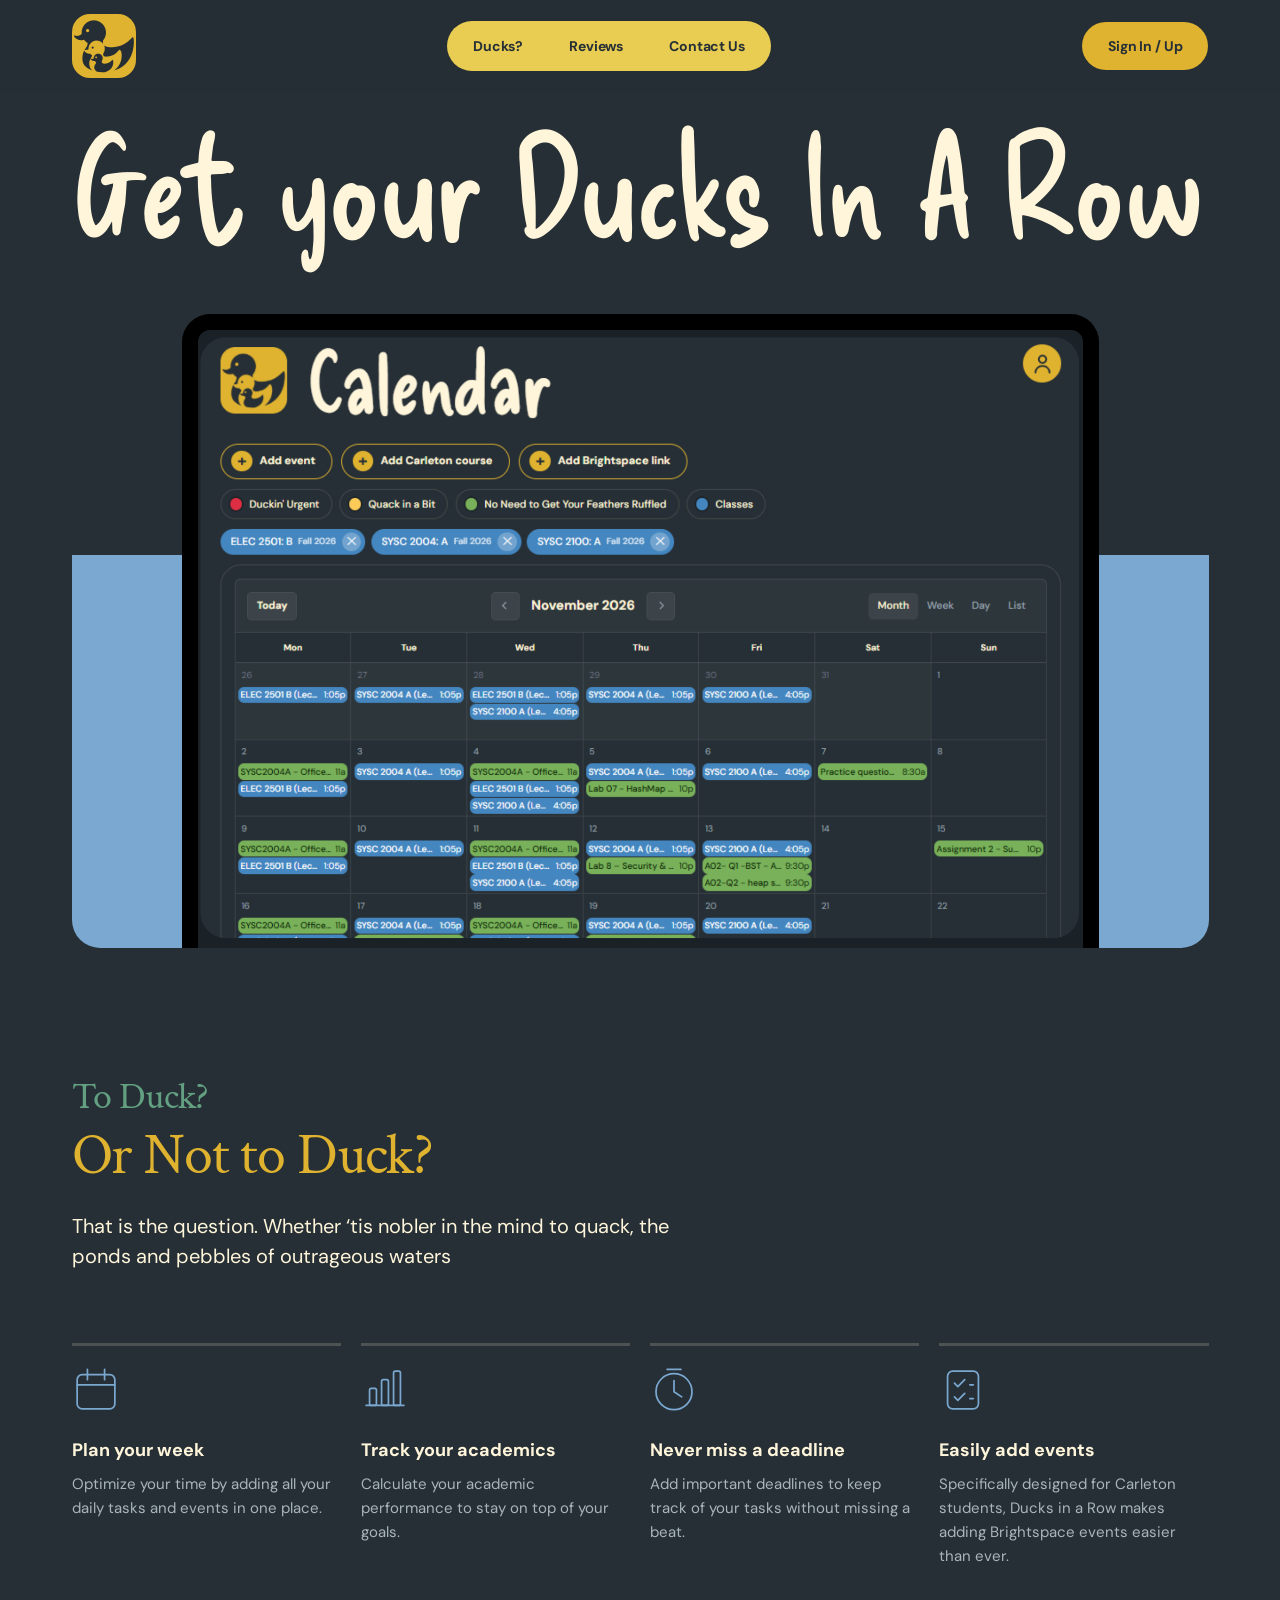
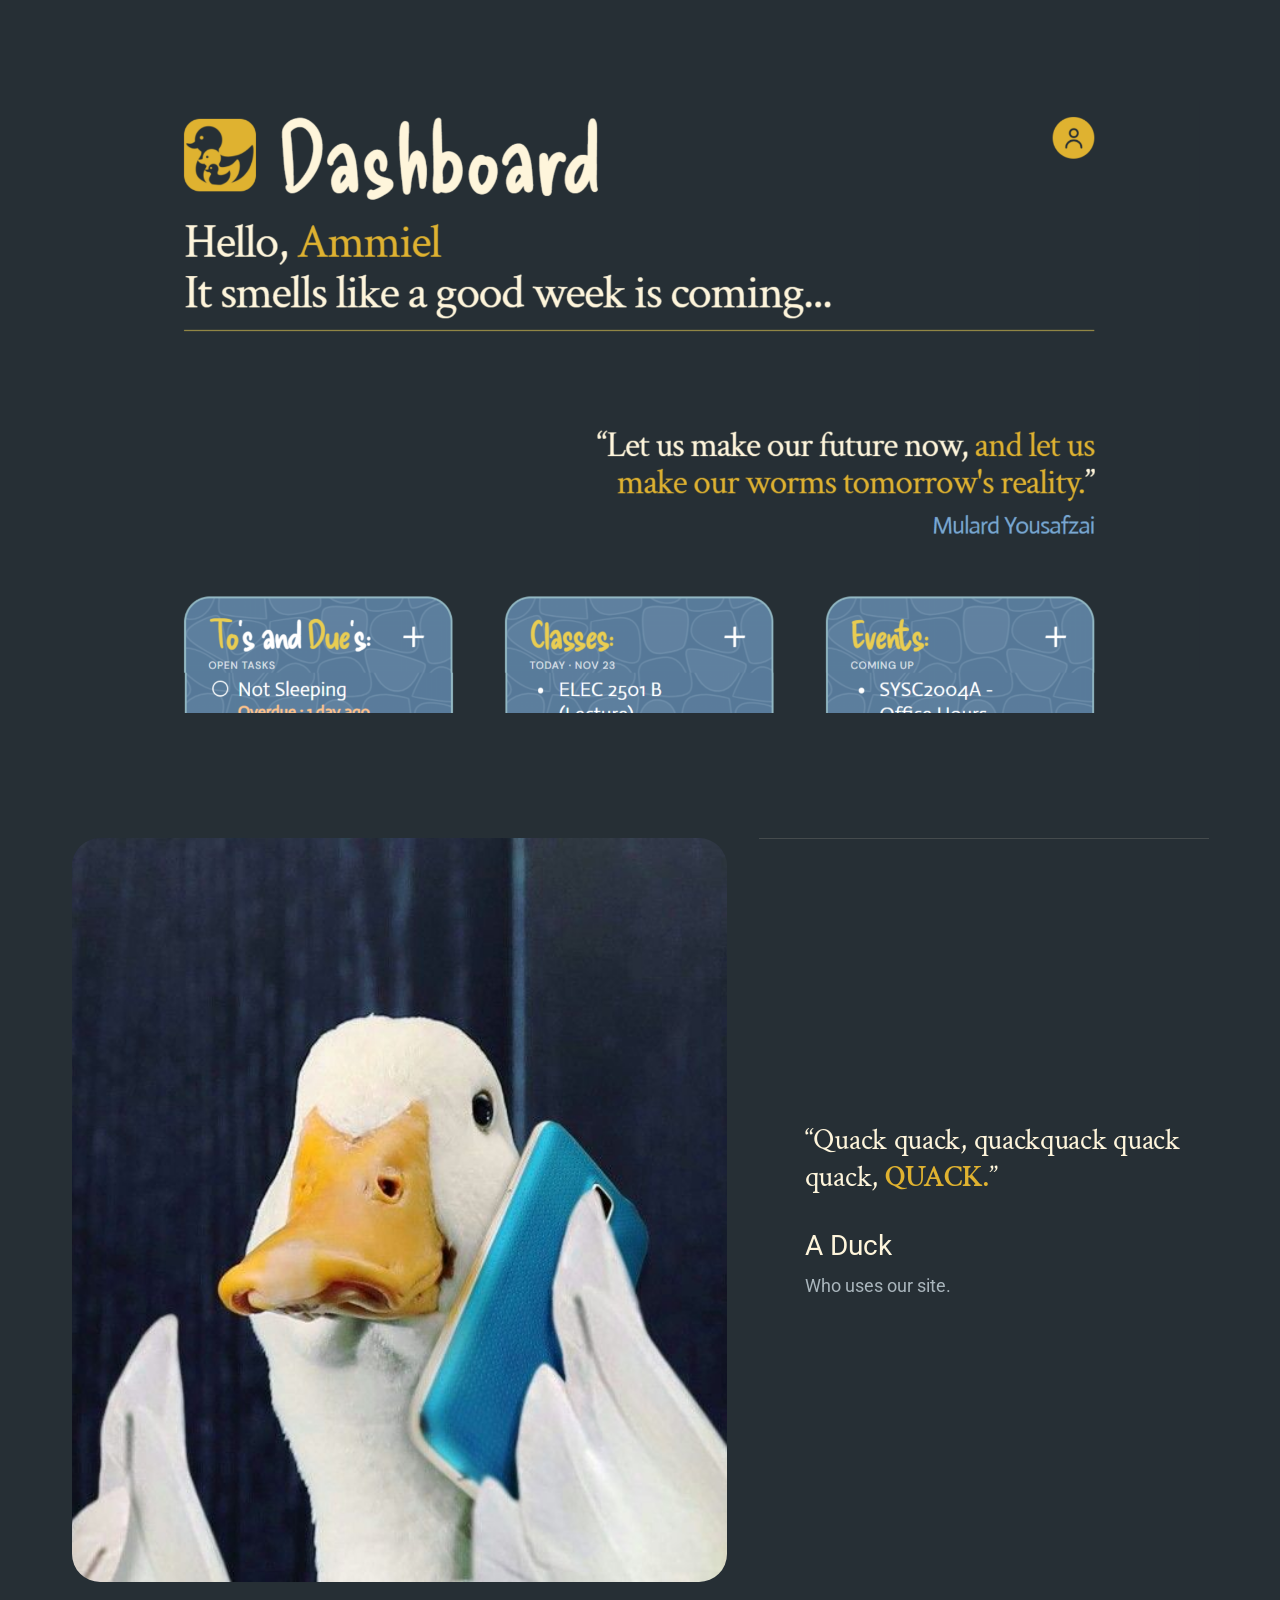
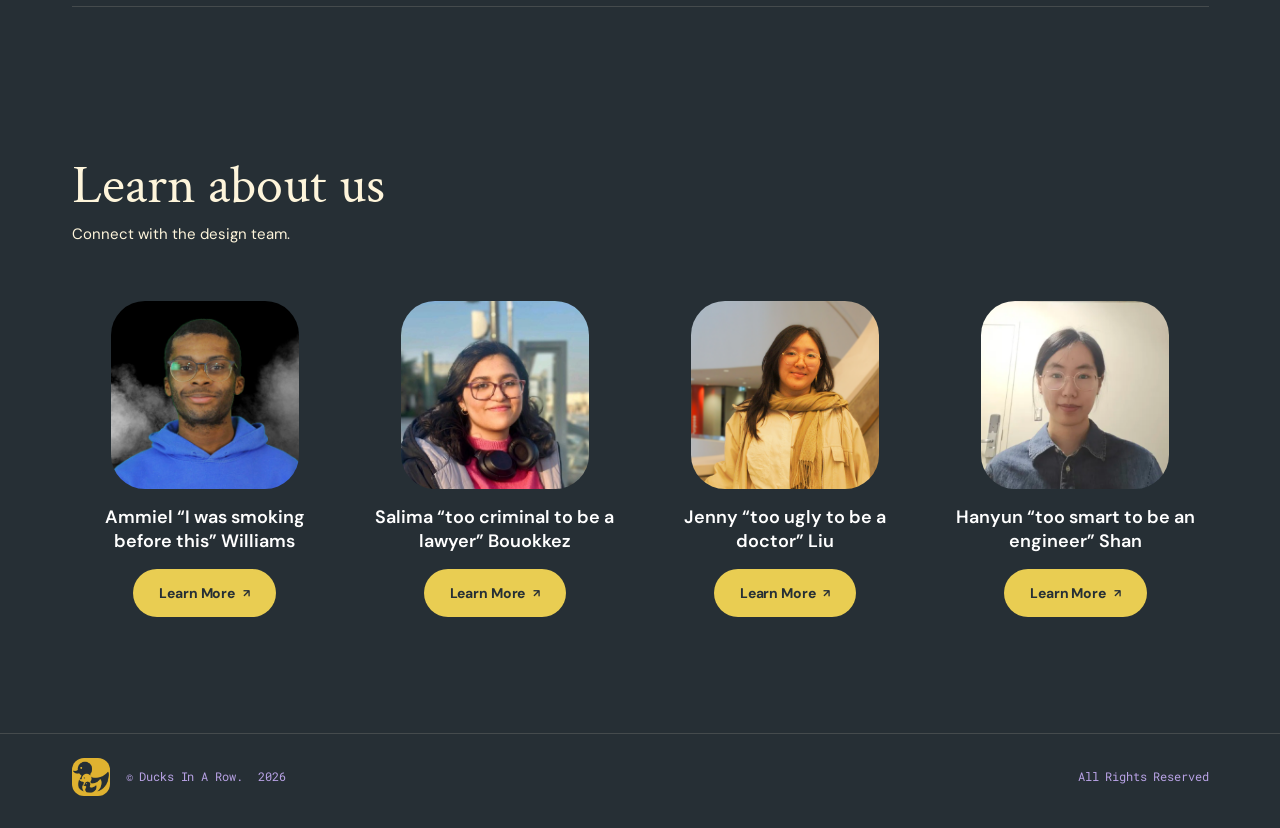
<file: index.html>
<!doctype html>
<html lang="en">
<head>
<meta charset="utf-8">
<meta name="viewport" content="width=device-width, initial-scale=1">
<link rel="apple-touch-icon" sizes="180x180" href="/apple-touch-icon.png">
<link rel="icon" type="image/png" sizes="32x32" href="/favicon-32x32.png">
<link rel="icon" type="image/png" sizes="16x16" href="/favicon-16x16.png">
<link rel="manifest" href="/site.webmanifest">
<title>Ducks In A Row</title>
<meta name="description" content="Ducks In A Row: plan your week, track your academics and never miss a deadline. Built for Carleton students.">
<link rel="preconnect" href="https://fonts.googleapis.com">
<link rel="preconnect" href="https://fonts.gstatic.com" crossorigin>
<link href="https://fonts.googleapis.com/css2?family=Actor&family=Crimson+Text:wght@400;600&family=DM+Sans:wght@400;500;700&family=Delicious+Handrawn&family=Roboto:wght@400;700&family=Roboto+Mono&display=swap" rel="stylesheet">
<style>
  :root{
    --bg:#262F35;
    --bg-soft:#2F3A41;
    --cream:#FEF5DB;
    --gold:#DFB230;
    --gold-light:#E9CD52;
    --gold-hover:#FFE27A;
    --green:#63A082;
    --blue:#7AA8D1;
    --muted:#A9B5BC;          /* lighter than the original #6F6F6F so it is readable on dark */
    --footer:#B9A3E6;         /* lighter than the original purple for contrast */
    --line:rgba(254,245,219,.14);
    --radius:28px;
    --max:1137px;
  }
  *{box-sizing:border-box}
  html{scroll-behavior:smooth;scroll-padding-top:110px}
  body{
    margin:0;background:var(--bg);color:var(--cream);
    font-family:"DM Sans",Roboto,Arial,sans-serif;line-height:1.5;
    -webkit-font-smoothing:antialiased;
  }
  img{max-width:100%;display:block}
  a{color:inherit;text-decoration:none}
  .wrap{width:min(var(--max),100% - 48px);margin-inline:auto}

  /* ---------- Image slots: always sized, even before the files exist ---------- */
  .img-slot{display:block;position:relative;overflow:hidden;background:var(--bg-soft)}
  .img-slot>img{width:100%;height:100%;object-fit:cover}
  .img-slot.is-missing>img{visibility:hidden}

  /* ---------- Buttons ---------- */
  .btn{
    display:inline-flex;align-items:center;justify-content:center;gap:8px;
    min-height:48px;padding:0 24px;border-radius:999px;border:2px solid transparent;
    font:700 14px/1 "DM Sans",Arial,sans-serif;letter-spacing:-.01em;color:var(--bg);
    background:var(--gold);cursor:pointer;
    transition:background-color .2s ease,color .2s ease,transform .15s ease,box-shadow .2s ease,border-color .2s ease;
  }
  .btn .arrow{display:inline-block;transition:transform .2s ease;font-size:11px}
  .btn:hover{background:var(--cream);box-shadow:0 8px 22px rgba(0,0,0,.35);transform:translateY(-2px)}
  .btn:hover .arrow{transform:translate(3px,-3px)}
  .btn:active{transform:translateY(0) scale(.97);box-shadow:none;background:var(--gold-hover)}
  .btn:focus-visible,.nav a:focus-visible,.brand:focus-visible{outline:3px solid var(--cream);outline-offset:3px}
  .btn-light{background:var(--gold-light)}

  /* ---------- Navigation ---------- */
  .site-header{
    position:sticky;top:0;z-index:50;
    background:rgba(38,47,53,.88);backdrop-filter:blur(14px);-webkit-backdrop-filter:blur(14px);
    border-bottom:1px solid transparent;
  }
  .nav-row{display:flex;align-items:center;justify-content:space-between;gap:20px;padding:14px 0}
  .brand{display:block;border-radius:20px;transition:transform .2s ease,box-shadow .2s ease}
  .brand:hover{transform:rotate(-4deg) scale(1.05)}
  .brand .img-slot{width:64px;height:64px;border-radius:18px;background:transparent}
  .nav{
    display:flex;align-items:center;gap:6px;padding:6px;
    background:var(--gold-light);border-radius:999px;
  }
  .nav a{
    padding:12px 20px;border-radius:999px;
    font:700 14px/1 "DM Sans",Arial,sans-serif;color:var(--bg);letter-spacing:-.01em;
    transition:background-color .2s ease,color .2s ease,transform .15s ease;
  }
  .nav a:hover{background:var(--bg);color:var(--cream)}
  .nav a:active{transform:scale(.95)}

  /* ---------- Hero ---------- */
  .hero{padding:24px 0 0;text-align:left}
  .hero h1{
    margin:0 auto;width:100%;white-space:nowrap;
    font:400 clamp(40px,9vw,140px)/.95 "Delicious Handrawn","Crimson Text",cursive;
    letter-spacing:-.01em;color:var(--cream);
  }
  .h1-text{display:inline-block}
  .hero-panel{
    position:relative;margin-top:clamp(36px,5vw,64px);
    background:linear-gradient(to bottom,transparent 0,transparent 38%,var(--blue) 38%);
    border-radius:0 0 var(--radius) var(--radius);
    padding:0 clamp(16px,9vw,110px);
    overflow:hidden;
  }
  .ipad{
    background:#000;border-radius:28px 28px 0 0;padding:clamp(8px,1.6vw,16px) clamp(8px,1.6vw,16px) 0;
  }
  .ipad .img-slot{aspect-ratio:870/607;border-radius:12px 12px 0 0;background:#1b2227}

  /* ---------- Benefits ---------- */
  section{scroll-margin-top:110px}
  .benefits{padding:clamp(72px,10vw,140px) 0 clamp(48px,6vw,80px)}
  .eyebrow{font:400 clamp(24px,3vw,40px)/1.1 "Crimson Text",Georgia,serif;letter-spacing:-.02em;color:var(--green);margin:0 0 8px}
  .benefits h2{font:400 clamp(36px,5.4vw,58px)/1.05 "Crimson Text",Georgia,serif;letter-spacing:-.02em;color:var(--gold);margin:0 0 24px}
  .lede{font:400 clamp(17px,1.8vw,20px)/1.5 "DM Sans",Arial,sans-serif;max-width:640px;margin:0}
  .features{
    list-style:none;margin:clamp(40px,6vw,72px) 0 0;padding:0;
    display:grid;grid-template-columns:repeat(4,1fr);gap:20px;
  }
  .feature{
    padding:20px 8px 0 0;border-top:3px solid rgba(254,245,219,.18);
    transition:border-color .2s ease,transform .2s ease;
  }
  .feature:hover{border-top-color:var(--gold);transform:translateY(-4px)}
  .feature svg{width:48px;height:48px;margin-bottom:18px;stroke:var(--blue);fill:none;stroke-width:2;stroke-linecap:round;stroke-linejoin:round;transition:stroke .2s ease}
  .feature:hover svg{stroke:var(--gold)}
  .feature h3{font:700 18px/1.3 "DM Sans",Arial,sans-serif;margin:0 0 10px;color:var(--cream)}
  .feature p{font:400 15px/1.6 "DM Sans",Arial,sans-serif;margin:0;color:var(--muted)}

  .banner{padding:clamp(24px,4vw,48px) 0}
  .banner .img-slot{aspect-ratio:1137/620;border-radius:var(--radius)}

  /* ---------- Testimonial ---------- */
  .testimonial{padding:clamp(40px,6vw,80px) 0}
  .testimonial-grid{display:grid;grid-template-columns:minmax(0,612fr) minmax(0,420fr);gap:32px;align-items:stretch;padding-bottom:24px;border-bottom:1px solid var(--line)}
  .quote{display:flex;flex-direction:column;justify-content:center;border-top:1px solid var(--line);margin:0;padding:0 0 0 46px}
  .quote blockquote em{font-style:normal;font-weight:600;color:var(--gold)}
  .testimonial .img-slot{aspect-ratio:672/763;border-radius:var(--radius)}
  blockquote{margin:0 0 32px;font:400 clamp(24px,2.6vw,30px)/1.25 "Crimson Text",Georgia,serif;letter-spacing:-.01em}
  .who strong{display:block;font:400 clamp(24px,2.4vw,28px)/1.2 Roboto,Arial,sans-serif;color:var(--cream)}
  .who span{display:block;font:400 18px/1.5 Roboto,Arial,sans-serif;color:var(--muted);margin-top:10px}

  /* ---------- CTA + team ---------- */
  .cta{padding:clamp(40px,6vw,80px) 0 clamp(24px,3vw,40px);text-align:left}
  .cta h2{font:400 clamp(36px,4.5vw,54px)/.95 "Crimson Text",Georgia,serif;margin:0 0 12px}
  .cta p{font:400 15px/1.4 "DM Sans",Arial,sans-serif;margin:0;color:var(--cream)}
  .team{
    list-style:none;margin:clamp(32px,5vw,56px) 0 0;padding:0;
    display:grid;grid-template-columns:repeat(4,1fr);gap:24px;text-align:center;
  }
  .member{
    display:flex;flex-direction:column;align-items:center;gap:16px;padding:0;
    transition:transform .2s ease;
  }
  .member:hover{transform:translateY(-6px)}
  .member:hover .img-slot{box-shadow:0 10px 26px rgba(0,0,0,.4),0 0 0 3px var(--gold)}
  .member .img-slot{width:min(188px,100%);aspect-ratio:1;border-radius:34px;transition:box-shadow .2s ease}
  .member .btn{margin-top:auto}
  .member h3{font:600 clamp(16px,1.6vw,18px)/1.35 "DM Sans",Arial,sans-serif;margin:0;color:#fff;max-width:20ch}

  /* ---------- Footer ---------- */
  footer{border-top:1px solid var(--line);margin-top:clamp(40px,6vw,80px)}
  .footer-row{display:flex;align-items:center;justify-content:flex-start;gap:16px;padding:24px 0 32px;flex-wrap:wrap}
  .footer-row .img-slot{width:38px;height:38px;border-radius:12px;background:transparent}
  .footer-row p span:last-child{margin-left:auto}
  .footer-row p{margin:0;flex:1;display:flex;gap:16px;flex-wrap:wrap;justify-content:flex-start;font:400 12px/1.4 "Roboto Mono",monospace;letter-spacing:-.01em;color:var(--footer)}

  /* ---------- Responsive ---------- */
  @media (max-width:960px){
    .features{grid-template-columns:repeat(2,1fr)}
    .team{grid-template-columns:repeat(2,1fr)}
    .testimonial-grid{grid-template-columns:1fr}
    .testimonial .img-slot{max-width:560px;margin-inline:auto;width:100%}
    .quote{text-align:left;padding:24px 0 0}
  }
  @media (max-width:720px){
    .hero h1{white-space:normal;max-width:11ch;font-size:clamp(56px,16vw,90px);line-height:.9}
    .wrap{width:calc(100% - 32px)}
    .nav-row{flex-wrap:wrap;justify-content:center}
    .brand{order:0}
    .nav{order:2;width:100%;justify-content:space-between;overflow-x:auto}
    .nav a{padding:11px 12px;font-size:13px;white-space:nowrap}
    .btn-signin{order:1}
    .team{grid-template-columns:1fr;max-width:420px;margin-inline:auto}
  }
  @media (max-width:520px){
    .features{grid-template-columns:1fr}
    .brand .img-slot{width:52px;height:52px}
  }
  @media (prefers-reduced-motion:reduce){
    *{transition:none!important;scroll-behavior:auto!important}
  }
</style>
</head>
<body>

<header class="site-header">
  <div class="wrap nav-row">
    <a class="brand" href="#top" aria-label="Ducks In A Row, back to top">
      <span class="img-slot"><img src="[data-uri]" alt="Ducks In A Row logo" width="90" height="90"></span>
    </a>
    <nav class="nav" aria-label="Main">
      <a href="#about">Ducks?</a>
      <a href="#reviews">Reviews</a>
      <a href="#contact">Contact Us</a>
    </nav>
    <a class="btn btn-signin" id="auth-btn" href="signin.html">Sign In / Up</a>
  </div>
</header>

<main id="top">
  <!-- Hero -->
  <section class="hero">
    <div class="wrap">
      <h1><span class="h1-text">Get your Ducks In A Row</span></h1>
      <div class="hero-panel">
        <div class="ipad">
          <div class="img-slot"><img src="assets/calendar2.png" alt="Screenshot of the Ducks In A Row planner" width="870" height="607"></div>
        </div>
      </div>
    </div>
  </section>

  <!-- Benefits -->
  <section class="benefits" id="about">
    <div class="wrap">
      <p class="eyebrow">To Duck?</p>
      <h2>Or Not to Duck?</h2>
      <p class="lede">That is the question. Whether ‘tis nobler in the mind to quack, the ponds and pebbles of outrageous waters</p>

      <ul class="features">
        <li class="feature">
          <svg viewBox="0 0 56 56" aria-hidden="true"><rect x="6" y="10" width="44" height="40" rx="6"/><path d="M6 22h44M18 4v12M38 4v12"/></svg>
          <h3>Plan your week</h3>
          <p>Optimize your time by adding all your daily tasks and events in one place.</p>
        </li>
        <li class="feature">
          <svg viewBox="0 0 56 56" aria-hidden="true"><path d="M6 46h44"/><rect x="10" y="26" width="8" height="20" rx="2"/><rect x="24" y="16" width="8" height="30" rx="2"/><rect x="38" y="6" width="8" height="40" rx="2"/></svg>
          <h3>Track your academics</h3>
          <p>Calculate your academic performance to stay on top of your goals.</p>
        </li>
        <li class="feature">
          <svg viewBox="0 0 56 56" aria-hidden="true"><circle cx="28" cy="30" r="21"/><path d="M28 17v13l9 6M20 4h16"/></svg>
          <h3>Never miss a deadline</h3>
          <p>Add important deadlines to keep track of your tasks without missing a beat.</p>
        </li>
        <li class="feature">
          <svg viewBox="0 0 56 56" aria-hidden="true"><rect x="10" y="6" width="36" height="44" rx="6"/><path d="M18 20l4 4 8-8M18 36l4 4 8-8M36 22h4M36 38h4"/></svg>
          <h3>Easily add events</h3>
          <p>Specifically designed for Carleton students, Ducks in a Row makes adding Brightspace events easier than ever.</p>
        </li>
      </ul>
    </div>
  </section>

  <!-- Banner image -->
  <section class="banner" aria-label="Featured image">
    <div class="wrap">
      <div class="img-slot"><img src="assets/dashboard2.png" alt="Ducks In A Row hero banner" width="1137" height="620" loading="lazy"></div>
    </div>
  </section>

  <!-- Testimonial -->
  <section class="testimonial" id="reviews">
    <div class="wrap testimonial-grid">
      <div class="img-slot"><img src="assets/image-bbd1d18dba3655c17750aeb70259e00850e60116.jpg" alt="A happy Ducks In A Row user" width="672" height="763" loading="lazy"></div>
      <figure class="quote">
        <blockquote>“Quack quack, quackquack quack quack, <em>QUACK.</em>”</blockquote>
        <figcaption class="who"><strong>A Duck</strong><span>Who uses our site.</span></figcaption>
      </figure>
    </div>
  </section>

  <!-- CTA + team -->
  <section class="cta" id="contact">
    <div class="wrap">
      <h2>Learn about us</h2>
      <p>Connect with the design team.</p>

      <ul class="team">
        <li class="member">
          <span class="img-slot"><img src="assets/image-f7b486238f16062e8ffe5f632793f617bab67cf9.jpg" alt="Ammiel Williams" width="188" height="188" loading="lazy"></span>
          <h3>Ammiel “I was smoking before this” Williams</h3>
          <a class="btn btn-light" href="https://www.linkedin.com/in/ammiel-williams" target="_blank">Learn More <span class="arrow" aria-hidden="true">↗</span></a>
        </li>
        <li class="member">
          <span class="img-slot"><img src="assets/image-1166f05a50c448e6583e08c7d93827883b765a17.png" alt="Salima Bouokkez" width="186" height="186" loading="lazy"></span>
          <h3>Salima “too criminal to be a lawyer” Bouokkez</h3>
          <a class="btn btn-light" href="https://www.linkedin.com/in/salima-bouokkez/" target="_blank">Learn More <span class="arrow" aria-hidden="true">↗</span></a>
        </li>
        <li class="member">
          <span class="img-slot"><img src="assets/jenny2.png" alt="Jenny Liu" width="186" height="186" loading="lazy"></span>
          <h3>Jenny “too ugly to be a doctor” Liu</h3>
          <a class="btn btn-light" href="https://www.linkedin.com/in/jenny-liu-227160442/" target="_blank">Learn More <span class="arrow" aria-hidden="true">↗</span></a>
        </li>
        <li class="member">
          <span class="img-slot"><img src="assets/Hanyun.png" alt="Hanyun" width="188" height="188" loading="lazy"></span>
          <h3>Hanyun “too smart to be an engineer” Shan</h3>
          <a class="btn btn-light" href="https://www.linkedin.com/in/hanyun-shan-a300a3451/" target="_blank">Learn More <span class="arrow" aria-hidden="true">↗</span></a>
        </li>
      </ul>
    </div>
  </section>
</main>

<footer>
  <div class="wrap footer-row">
    <span class="img-slot"><img src="[data-uri]" alt="" width="38" height="38"></span>
    <p><span>© Ducks In A Row.</span><span>2026</span><span>All Rights Reserved</span></p>
  </div>
</footer>

<script src="clerk-config.js"></script>
<script src="auth.js"></script>
<script>
  // If the visitor is already signed in, turn "Sign In / Up" into "Dashboard".
  if (window.DucksAuth && DucksAuth.configured()) {
    DucksAuth.load().then(function (Clerk) {
      if (Clerk.isSignedIn) {
        var b = document.getElementById('auth-btn');
        b.textContent = 'Dashboard'; b.href = 'dashboard.html';
      }
    }).catch(function () {});
  }
</script>
<script>
  // Stretch the hero title to span the full content width on one line (desktop/tablet).
  (function () {
    var h = document.querySelector('.hero h1');
    function fit() {
      if (window.innerWidth <= 720) { h.style.fontSize = ''; return; }
      h.style.fontSize = '100px';
      var size = 100 * h.clientWidth / h.firstChild.getBoundingClientRect().width;
      h.style.fontSize = Math.min(size, 190) + 'px';
    }
    fit();
    window.addEventListener('resize', fit);
    if (document.fonts && document.fonts.ready) document.fonts.ready.then(fit);
  })();
  // If an image file is missing, keep its box (correctly sized) and hide the broken-image icon.
  document.querySelectorAll('.img-slot > img').forEach(function (img) {
    function miss() { img.parentElement.classList.add('is-missing'); }
    if (img.complete && img.naturalWidth === 0) miss();
    img.addEventListener('error', miss);
  });
</script>
</body>
</html>
</file>
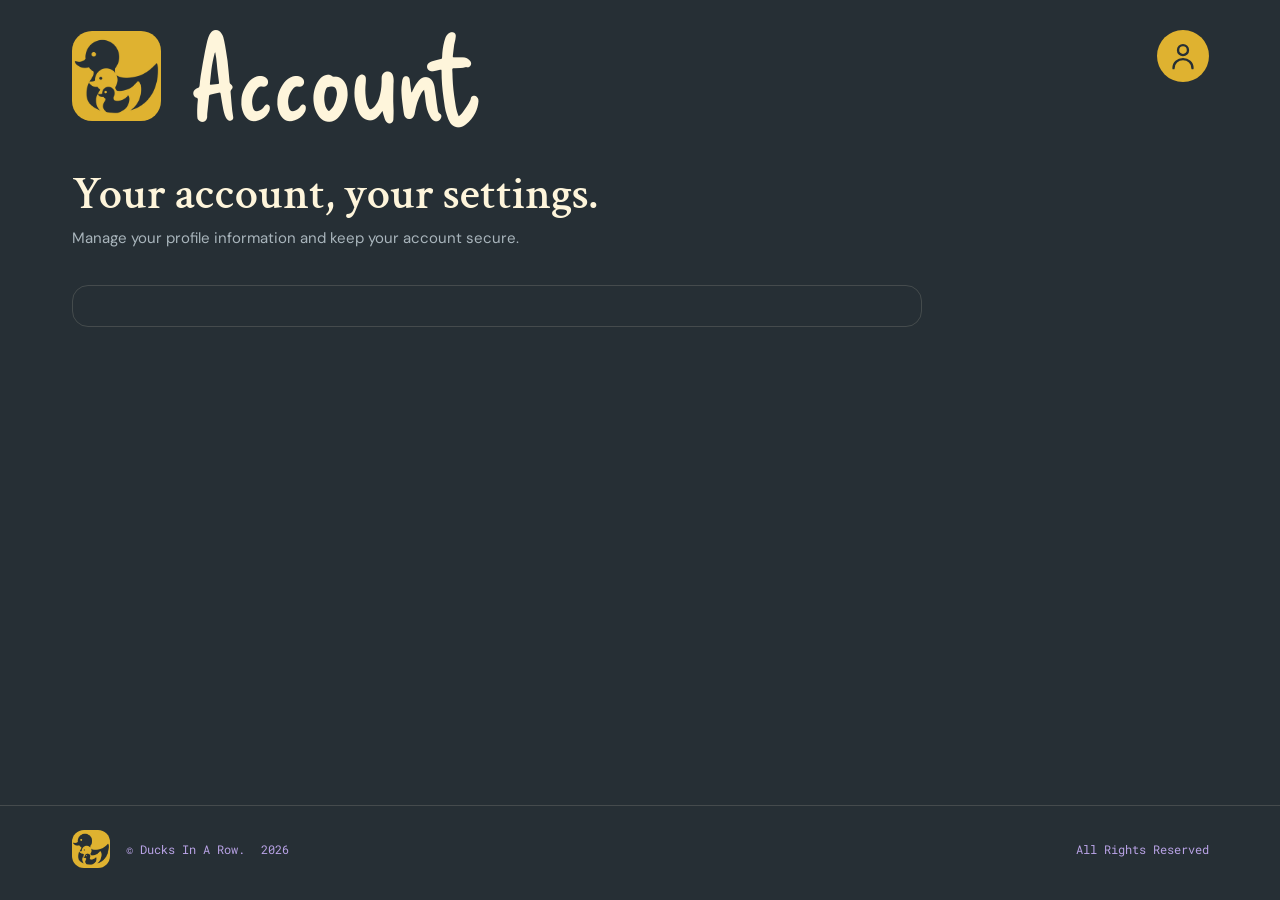
<file: account.html>
<!doctype html>
<html lang="en">
<head>
<meta charset="utf-8">
<meta name="viewport" content="width=device-width, initial-scale=1">
<link rel="apple-touch-icon" sizes="180x180" href="/apple-touch-icon.png">
<link rel="icon" type="image/png" sizes="32x32" href="/favicon-32x32.png">
<link rel="icon" type="image/png" sizes="16x16" href="/favicon-16x16.png">
<link rel="manifest" href="/site.webmanifest">
<title>Account Settings | Ducks In A Row</title>
<link rel="preconnect" href="https://fonts.googleapis.com">
<link rel="preconnect" href="https://fonts.gstatic.com" crossorigin>
<link href="https://fonts.googleapis.com/css2?family=Actor&family=Crimson+Text:wght@400;600&family=DM+Sans:wght@400;500;700&family=Delicious+Handrawn&family=Roboto+Mono&display=swap" rel="stylesheet">
<link rel="stylesheet" href="auth.css">
<link rel="stylesheet" href="app.css">
<style>
  .account-wrap{padding-bottom:clamp(42px,7vw,90px)}
  .account-intro{margin:clamp(22px,4vw,42px) 0 26px;max-width:760px}
  .account-intro h2{margin:0 0 8px;font:600 clamp(30px,5vw,46px)/1.05 "Crimson Text",Georgia,serif;color:var(--cream,#FEF5DB)}
  .account-intro p{margin:0;color:var(--muted,#A9B5BC);font:400 15px/1.6 "DM Sans",Arial,sans-serif}
  .settings-grid{display:grid;grid-template-columns:minmax(0,1fr);gap:20px;max-width:850px}
  .settings-card{padding:clamp(20px,3.5vw,30px);border:1px solid var(--line,rgba(254,245,219,.22));border-radius:var(--radius,20px);background:var(--bg-soft,#2F3A41)}
  .card-heading{display:flex;align-items:flex-start;gap:14px;margin-bottom:22px}
  .card-icon{display:grid;place-items:center;flex:none;width:44px;height:44px;border:1px solid var(--gold,#DFB230);border-radius:14px;color:var(--gold,#DFB230)}
  .card-icon svg{width:22px;height:22px}
  .card-heading h3{margin:0 0 4px;color:var(--cream,#FEF5DB);font:600 25px/1.15 "Crimson Text",Georgia,serif}
  .card-heading p{margin:0;color:var(--muted,#A9B5BC);font:400 13px/1.5 "DM Sans",Arial,sans-serif}
  .field{display:grid;gap:8px;margin-bottom:18px}
  .field label{color:var(--cream,#FEF5DB);font:700 13px/1.3 "DM Sans",Arial,sans-serif}
  .field input{box-sizing:border-box;width:100%;min-height:49px;padding:0 14px;border:2px solid var(--line,rgba(254,245,219,.22));border-radius:14px;background:var(--bg,#262F35);color:var(--cream,#FEF5DB);font:400 15px "DM Sans",Arial,sans-serif;transition:border-color .2s,box-shadow .2s}
  .field input:focus{outline:none;border-color:var(--gold,#DFB230);box-shadow:0 0 0 3px rgba(223,178,48,.2)}
  .field input[readonly]{color:var(--muted,#A9B5BC);cursor:not-allowed}
  .field input:disabled{opacity:.65;cursor:wait}
  .field-hint{margin:0;color:var(--muted,#A9B5BC);font:400 12px/1.5 "DM Sans",Arial,sans-serif}
  .settings-actions{display:flex;flex-wrap:wrap;align-items:center;gap:12px;margin-top:22px}
  .settings-btn{display:inline-flex;justify-content:center;align-items:center;min-height:46px;padding:0 21px;border:2px solid var(--gold,#DFB230);border-radius:999px;background:var(--gold,#DFB230);color:var(--bg,#262F35);font:700 14px "DM Sans",Arial,sans-serif;cursor:pointer;transition:transform .15s,background-color .2s,color .2s}
  .settings-btn:hover{transform:translateY(-2px);background:transparent;color:var(--cream,#FEF5DB)}
  .settings-btn:active{transform:scale(.98)}
  .settings-btn:focus-visible{outline:3px solid var(--cream,#FEF5DB);outline-offset:3px}
  .settings-btn:disabled{opacity:.55;cursor:wait;transform:none}
  .settings-btn.secondary{background:transparent;color:var(--cream,#FEF5DB);border-color:var(--line,rgba(254,245,219,.22))}
  .settings-btn.secondary:hover{border-color:var(--gold,#DFB230);color:var(--gold,#DFB230)}
  .settings-btn.danger{background:transparent;color:#FF8A80;border-color:#FF8A80}
  .settings-btn.danger:hover{background:#FF8A80;color:var(--bg,#262F35)}
  .notice{display:none;margin:0 0 20px;padding:12px 15px;border:1px solid var(--line,rgba(254,245,219,.22));border-radius:13px;font:500 14px/1.5 "DM Sans",Arial,sans-serif}
  .notice.show{display:block}
  .notice.success{border-color:#78B159;background:rgba(120,177,89,.13);color:#D7EFC9}
  .notice.error{border-color:#FF8A80;background:rgba(255,138,128,.1);color:#FFD5D0}
  .notice.info{border-color:var(--gold,#DFB230);background:rgba(223,178,48,.1);color:var(--cream,#FEF5DB)}
  .account-divider{height:1px;margin:24px 0;background:var(--line,rgba(254,245,219,.22))}
  .security-note{margin:0;color:var(--muted,#A9B5BC);font:400 12px/1.6 "DM Sans",Arial,sans-serif}
  .gate{max-width:850px;margin:35px 0;padding:20px;border:1px solid var(--line,rgba(254,245,219,.22));border-radius:16px;color:var(--cream,#FEF5DB)}
  .gate h2{margin:0 0 8px;font:600 27px "Crimson Text",Georgia,serif}
  .gate p{margin:0 0 14px;color:var(--muted,#A9B5BC);font:14px/1.6 "DM Sans",Arial,sans-serif}
  .gate a{color:var(--gold,#DFB230)}
  .password-wrap{position:relative}
  .password-wrap input{padding-right:76px}
  .toggle-password{position:absolute;right:10px;top:50%;transform:translateY(-50%);padding:7px 9px;border:0;border-radius:8px;background:transparent;color:var(--gold,#DFB230);font:700 12px "DM Sans",Arial,sans-serif;cursor:pointer}
  .toggle-password:focus-visible{outline:2px solid var(--gold,#DFB230)}
  @media(max-width:640px){.settings-actions .settings-btn{width:100%}.card-heading h3{font-size:23px}}
</style>
</head>
<body>
<header class="wrap dash-head">
  <a class="brand" href="index.html" aria-label="Ducks In A Row, home"><img src="assets/logo.png" alt="Ducks In A Row logo" width="90" height="90"></a>
  <h1 class="page-title">Account</h1>
  <div class="account" id="account">
    <button class="acct-btn" id="acct-btn" type="button" aria-haspopup="menu" aria-expanded="false" aria-controls="acct-menu" aria-label="Account menu">
      <svg viewBox="0 0 25 31" fill="none" stroke="currentColor" stroke-width="2.6" stroke-linecap="round" stroke-linejoin="round" aria-hidden="true"><circle cx="12.5" cy="9" r="5.5"/><path d="M2 29c0-6 4.7-10 10.5-10S23 23 23 29"/></svg>
    </button>
    <div class="acct-menu" id="acct-menu" role="menu" aria-label="Account" hidden>
      <a role="menuitem" href="dashboard.html">Dashboard</a>
      <a role="menuitem" href="calendar.html">Calendar</a>
      <a role="menuitem" href="tasks.html">Task Manager</a>
      <a role="menuitem" href="grades.html">Grade book</a>
      <a role="menuitem" href="account.html" aria-current="page">Account</a>
      <div class="sep" role="separator"></div>
      <button role="menuitem" class="item" id="signout" type="button">Sign out</button>
    </div>
  </div>
</header>

<main class="wrap account-wrap">
  <section class="account-intro">
    <h2>Your account, your settings.</h2>
    <p>Manage your profile information and keep your account secure.</p>
  </section>

  <div class="gate" id="gate" role="status">Loading your account settings…</div>
  <div id="content" hidden>
    <p class="notice" id="notice" role="status" aria-live="polite"></p>
    <div class="settings-grid">
      <section class="settings-card" aria-labelledby="profile-title">
        <div class="card-heading">
          <div class="card-icon" aria-hidden="true"><svg viewBox="0 0 24 24" fill="none" stroke="currentColor" stroke-width="1.8" stroke-linecap="round" stroke-linejoin="round"><circle cx="12" cy="8" r="4"/><path d="M4 21c.5-4.2 3.7-6.5 8-6.5s7.5 2.3 8 6.5"/></svg></div>
          <div><h3 id="profile-title">Profile information</h3><p>Update the username associated with your account.</p></div>
        </div>
        <form id="profile-form" novalidate>
          <div class="field">
            <label for="username">Username</label>
            <input id="username" name="username" type="text" autocomplete="username" minlength="3" maxlength="64" required>
            <p class="field-hint">Your username may be visible to other people using Ducks In A Row.</p>
          </div>
          <div class="field">
            <label for="email">Email address</label>
            <input id="email" name="email" type="email" readonly aria-readonly="true">
            <p class="field-hint">Your email address is managed by your sign-in provider.</p>
          </div>
          <div class="settings-actions"><button class="settings-btn" id="save-profile" type="submit">Save changes</button></div>
        </form>
      </section>

      <section class="settings-card" aria-labelledby="password-title">
        <div class="card-heading">
          <div class="card-icon" aria-hidden="true"><svg viewBox="0 0 24 24" fill="none" stroke="currentColor" stroke-width="1.8" stroke-linecap="round" stroke-linejoin="round"><rect x="4" y="10" width="16" height="11" rx="2"/><path d="M8 10V7a4 4 0 0 1 8 0v3M12 14v3"/></svg></div>
          <div><h3 id="password-title">Password &amp; security</h3><p>Choose a strong password to help protect your account.</p></div>
        </div>
        <form id="password-form" novalidate>
          <div class="field">
            <label for="current-password">Current password</label>
            <div class="password-wrap"><input id="current-password" name="current-password" type="password" autocomplete="current-password" required><button class="toggle-password" type="button" data-target="current-password" aria-label="Show current password">Show</button></div>
          </div>
          <div class="field">
            <label for="new-password">New password</label>
            <div class="password-wrap"><input id="new-password" name="new-password" type="password" autocomplete="new-password" minlength="8" required><button class="toggle-password" type="button" data-target="new-password" aria-label="Show new password">Show</button></div>
            <p class="field-hint">Use at least 8 characters. A longer, unique password is recommended.</p>
          </div>
          <div class="field">
            <label for="confirm-password">Confirm new password</label>
            <div class="password-wrap"><input id="confirm-password" name="confirm-password" type="password" autocomplete="new-password" minlength="8" required><button class="toggle-password" type="button" data-target="confirm-password" aria-label="Show password confirmation">Show</button></div>
          </div>
          <div class="settings-actions"><button class="settings-btn" id="save-password" type="submit">Update password</button></div>
        </form>
        <div class="account-divider"></div>
        <p class="security-note">If your account was created using Google or another social sign-in provider, password changes may need to be managed through that provider instead.</p>
      </section>

      <section class="settings-card" aria-labelledby="session-title">
        <div class="card-heading">
          <div class="card-icon" aria-hidden="true"><svg viewBox="0 0 24 24" fill="none" stroke="currentColor" stroke-width="1.8" stroke-linecap="round" stroke-linejoin="round"><path d="M10 17l5-5-5-5M15 12H3"/><path d="M12 3h6a2 2 0 0 1 2 2v14a2 2 0 0 1-2 2h-6"/></svg></div>
          <div><h3 id="session-title">Account session</h3><p>Sign out of your Ducks In A Row account on this device.</p></div>
        </div>
        <div class="settings-actions"><button class="settings-btn danger" id="signout-main" type="button">Sign out</button></div>
      </section>
    </div>
  </div>
</main>

<footer>
  <div class="wrap footer-row">
    <img src="assets/logo.png" alt="" width="38" height="38">
    <p><span>© Ducks In A Row.</span><span>2026</span><span>All Rights Reserved</span></p>
  </div>
</footer>

<script src="clerk-config.js"></script>
<script src="auth.js"></script>
<script>
(function () {
  'use strict';
  var gate = document.getElementById('gate');
  var content = document.getElementById('content');
  var notice = document.getElementById('notice');
  var clerk = null;

  function showNotice(message, type) {
    notice.textContent = message;
    notice.className = 'notice show ' + (type || 'info');
    notice.scrollIntoView({ behavior: 'smooth', block: 'nearest' });
  }
  function clearNotice() {
    notice.textContent = '';
    notice.className = 'notice';
  }
  function setBusy(button, busy, busyText) {
    if (!button.dataset.originalText) button.dataset.originalText = button.textContent;
    button.disabled = busy;
    button.textContent = busy ? busyText : button.dataset.originalText;
  }
  function friendlyError(error, fallback) {
    var message = error && error.message ? error.message : '';
    if (/password/i.test(message) && /incorrect|invalid|wrong/i.test(message)) return 'Your current password is incorrect. Please check it and try again.';
    if (/username/i.test(message) && /taken|already/i.test(message)) return 'That username is already in use. Please choose another one.';
    if (/username/i.test(message) && /format|valid|length/i.test(message)) return 'Please enter a valid username. Use between 3 and 64 characters.';
    return message || fallback;
  }
  function finishLoading() {
    gate.hidden = true;
    content.hidden = false;
  }
  function showSignInMessage() {
    gate.innerHTML = '<h2>Sign in to manage your account</h2><p>You need to be signed in to view or update your account settings.</p>' +
      (DucksAuth.routes && DucksAuth.routes.signIn ? '<p><a href="' + DucksAuth.routes.signIn.replace(/[&<>"']/g, '') + '">Go to sign in</a></p>' : '<p>Open the sign-in page to continue.</p>');
  }

  var acctBtn = document.getElementById('acct-btn');
  var acctMenu = document.getElementById('acct-menu');
  acctBtn.addEventListener('click', function () {
    var open = acctBtn.getAttribute('aria-expanded') === 'true';
    acctBtn.setAttribute('aria-expanded', String(!open));
    acctMenu.hidden = open;
  });
  document.addEventListener('click', function (event) {
    if (!document.getElementById('account').contains(event.target)) {
      acctBtn.setAttribute('aria-expanded', 'false');
      acctMenu.hidden = true;
    }
  });

  document.querySelectorAll('.toggle-password').forEach(function (button) {
    button.addEventListener('click', function () {
      var input = document.getElementById(button.dataset.target);
      var reveal = input.type === 'password';
      input.type = reveal ? 'text' : 'password';
      button.textContent = reveal ? 'Hide' : 'Show';
      button.setAttribute('aria-label', (reveal ? 'Hide ' : 'Show ') + input.labels[0].textContent.toLowerCase());
    });
  });

  function signOut() {
    if (clerk) clerk.signOut().catch(function (error) { showNotice(friendlyError(error, 'Could not sign out. Please try again.'), 'error'); });
  }
  document.getElementById('signout').addEventListener('click', signOut);
  document.getElementById('signout-main').addEventListener('click', signOut);

  document.getElementById('profile-form').addEventListener('submit', async function (event) {
    event.preventDefault();
    clearNotice();
    var usernameInput = document.getElementById('username');
    var username = usernameInput.value.trim();
    var button = document.getElementById('save-profile');
    if (username.length < 3 || username.length > 64) {
      showNotice('Username must be between 3 and 64 characters.', 'error');
      usernameInput.focus();
      return;
    }
    if (username === (clerk.user.username || '')) {
      showNotice('Your username has not changed.', 'info');
      return;
    }
    setBusy(button, true, 'Saving…');
    try {
      await clerk.user.update({ username: username });
      usernameInput.value = clerk.user.username || username;
      showNotice('Your username has been updated successfully.', 'success');
    } catch (error) {
      console.error('[Account] Username update failed:', error);
      showNotice(friendlyError(error, 'Could not update your username. Please try again.'), 'error');
    } finally {
      setBusy(button, false);
    }
  });

  document.getElementById('password-form').addEventListener('submit', async function (event) {
    event.preventDefault();
    clearNotice();
    var current = document.getElementById('current-password');
    var next = document.getElementById('new-password');
    var confirm = document.getElementById('confirm-password');
    var button = document.getElementById('save-password');
    if (next.value.length < 8) {
      showNotice('Your new password must contain at least 8 characters.', 'error');
      next.focus();
      return;
    }
    if (next.value !== confirm.value) {
      showNotice('The new password and confirmation do not match.', 'error');
      confirm.focus();
      return;
    }
    if (current.value === next.value) {
      showNotice('Your new password must be different from your current password.', 'error');
      next.focus();
      return;
    }
    setBusy(button, true, 'Updating…');
    try {
      await clerk.user.updatePassword({ currentPassword: current.value, newPassword: next.value });
      document.getElementById('password-form').reset();
      document.querySelectorAll('.toggle-password').forEach(function (toggle) { toggle.textContent = 'Show'; });
      showNotice('Your password has been updated successfully.', 'success');
    } catch (error) {
      console.error('[Account] Password update failed:', error);
      showNotice(friendlyError(error, 'Could not update your password. Check your current password and try again.'), 'error');
    } finally {
      setBusy(button, false);
    }
  });

  if (!window.DucksAuth) {
    gate.textContent = 'The shared authentication helper could not be found. Make sure auth.js is in the same folder as this page.';
    return;
  }
  DucksAuth.load().then(function (Clerk) {
    clerk = Clerk;
    if (!clerk.user) {
      showSignInMessage();
      return;
    }
    document.getElementById('username').value = clerk.user.username || '';
    var primaryEmail = clerk.user.primaryEmailAddress;
    document.getElementById('email').value = primaryEmail ? primaryEmail.emailAddress : 'No primary email address';
    if (!clerk.user.username) {
      document.getElementById('username').placeholder = 'Choose a username';
    }
    finishLoading();
  }).catch(function (error) {
    DucksAuth.showProblem(gate, error);
  });
})();
</script>
</body>
</html>
</file>
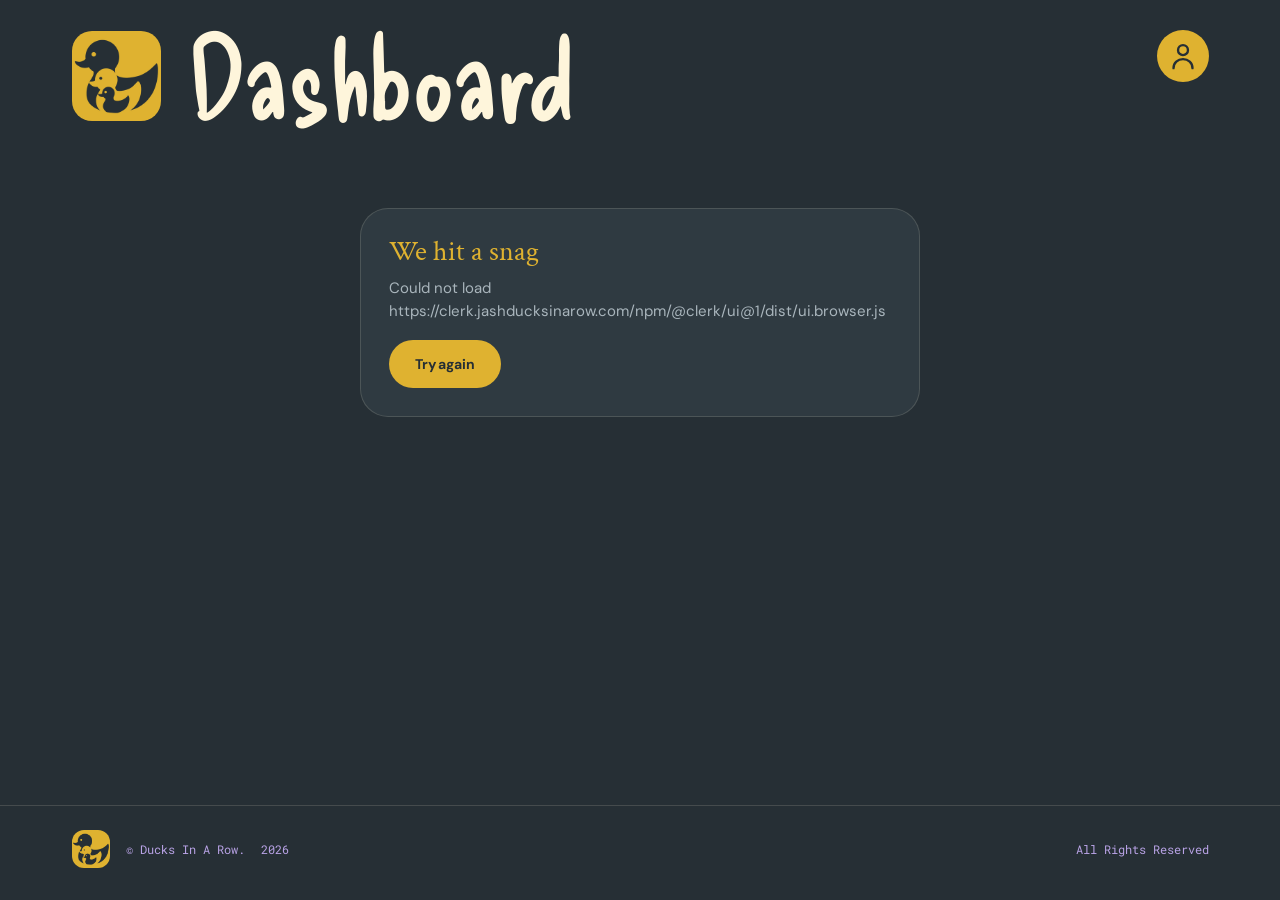
<file: dashboard.html>
<!doctype html>
<html lang="en">
<head>
<meta charset="utf-8">
<meta name="viewport" content="width=device-width, initial-scale=1">
<link rel="apple-touch-icon" sizes="180x180" href="/apple-touch-icon.png">
<link rel="icon" type="image/png" sizes="32x32" href="/favicon-32x32.png">
<link rel="icon" type="image/png" sizes="16x16" href="/favicon-16x16.png">
<link rel="manifest" href="/site.webmanifest">
<title>Dashboard | Ducks In A Row</title>
<link rel="preconnect" href="https://fonts.googleapis.com">
<link rel="preconnect" href="https://fonts.gstatic.com" crossorigin>
<link href="https://fonts.googleapis.com/css2?family=Actor&family=Crimson+Text:wght@400;600&family=DM+Sans:wght@400;500;700&family=Delicious+Handrawn&family=Roboto+Mono&display=swap" rel="stylesheet">
<link rel="stylesheet" href="auth.css">
<link rel="stylesheet" href="app.css">
<style>
  .quote{margin:clamp(40px,9vw,120px) 0 clamp(36px,6vw,72px) auto;width:min(640px,100%);text-align:right}
  .quote blockquote{margin:0;font:400 clamp(26px,3.6vw,44px)/1.05 "Crimson Text",Georgia,serif;letter-spacing:-.03em;color:var(--cream)}
  .quote blockquote .pun{color:var(--gold)}
  .quote figcaption{margin-top:14px;font:400 clamp(20px,2.4vw,30px)/1.1 "Actor",Arial,sans-serif;letter-spacing:-.03em;color:var(--blue)}

  /* ---------- cards ---------- */
  .cards{display:grid;grid-template-columns:repeat(3,minmax(0,1fr));gap:clamp(16px,5vw,66px);align-items:stretch}
  .card{position:relative;display:flex;flex-direction:column;min-height:clamp(380px,42vw,516px);padding:clamp(14px,2vw,24px) clamp(16px,2.2vw,28px) clamp(16px,2vw,26px);
    border:3px solid var(--card-line);border-radius:clamp(22px,2.4vw,32px);overflow:hidden;color:#fff;
    background:
      linear-gradient(var(--card-blue),var(--card-blue)),
      url("assets/image-02388416f66569786767baa78f719781718a6f03.png") center/cover,
      url("assets/pebbles.svg") center/360px,
      #38526a;
    transition:transform .25s ease,box-shadow .25s ease,border-color .25s ease}
  .card:hover{transform:translateY(-6px);box-shadow:0 18px 36px rgba(0,0,0,.35);border-color:#BFE0EA}
  .card-top{display:flex;align-items:flex-start;justify-content:space-between;gap:8px}
  .card h3{margin:0;font:400 clamp(34px,3.7vw,48px)/.85 "Delicious Handrawn","Crimson Text",cursive;letter-spacing:-.05em;color:var(--gold-light)}
  .card h3 .w{color:#fff}
  .add-btn{flex:none;display:grid;place-items:center;width:52px;height:52px;margin:-6px -8px 0 0;border:0;border-radius:50%;background:transparent;color:#fff;cursor:pointer;
    font:400 54px/1 "Crimson Text",Georgia,serif;padding-bottom:6px;
    transition:background-color .2s ease,color .2s ease,transform .2s ease}
  .add-btn:hover{background:rgba(255,255,255,.2);color:var(--gold-hover);transform:rotate(90deg) scale(1.1)}
  .add-btn:active{transform:rotate(90deg) scale(.92)}
  .add-btn:focus-visible{outline:3px solid #fff;outline-offset:2px}
  .card-sub{margin:6px 0 14px;font:500 13px/1.2 "DM Sans",Arial,sans-serif;letter-spacing:.06em;text-transform:uppercase;color:rgba(255,255,255,.78)}
  .list{list-style:none;margin:0;padding:0;display:grid;gap:4px;align-content:start;grid-auto-rows:min-content;overflow-y:auto;max-height:100%;flex:1;min-height:0}
  .list li{position:relative;display:grid;grid-template-columns:28px minmax(0,1fr) auto;align-items:start;gap:4px 8px;padding:6px 4px 6px 0;border-radius:12px;
    font:400 clamp(17px,1.9vw,25px)/1.25 "Actor",Arial,sans-serif;transition:background-color .15s ease}
  .list li:hover,.list li:focus-within{background:rgba(255,255,255,.12)}
  .list .dot{width:7px;height:7px;margin:.55em 0 0 10px;border-radius:50%;background:#fff}
  .list .main{min-width:0;overflow-wrap:anywhere}
  .list .when{display:block;font-size:.8em;color:rgba(255,255,255,.82)}
  .list .when.soon{color:#FFE27A}
  .list .when.overdue{color:#FFC48A;font-weight:700}

  .chk{width:20px;height:20px;margin:.35em 0 0 4px;border:2px solid #fff;border-radius:50%;background:transparent;cursor:pointer;padding:0;
    transition:background-color .15s ease,transform .15s ease,border-color .15s ease}
  .chk:hover{background:var(--gold-light);border-color:var(--gold-light);transform:scale(1.15)}
  .chk:focus-visible{outline:3px solid #fff;outline-offset:2px}
  .list li.leaving{opacity:.35;text-decoration:line-through}
  .del{opacity:0;width:30px;height:30px;margin-top:2px;border:0;border-radius:50%;background:transparent;color:#fff;font-size:22px;line-height:1;cursor:pointer;
    transition:opacity .15s ease,background-color .15s ease,color .15s ease}
  .list li:hover .del,.list li:focus-within .del,.del:focus-visible{opacity:1}
  .del:hover{background:#FF8A80;color:var(--bg)}
  .del:focus-visible{outline:3px solid #fff;outline-offset:1px}
  @media (hover:none){.del{opacity:.85}}
  .empty{margin:0;padding:6px 0;font:400 clamp(16px,1.7vw,20px)/1.4 "Actor",Arial,sans-serif;color:rgba(255,255,255,.85)}
	list .more{margin:0;padding:6px 0 0;font:500 12px/1.2 "DM Sans",Arial,sans-serif;
    letter-spacing:.06em;text-transform:uppercase;color:rgba(255,255,255,.72)}

  /* ---------- event form extras (same look as the calendar page) ---------- */
  .urg{margin:0;padding:0;border:0;display:grid;gap:8px}
  .urg legend{padding:0;margin-bottom:6px;font:700 13px/1.2 "DM Sans",Arial,sans-serif}
  .urg-opt{position:relative;display:flex;align-items:center;gap:12px;padding:11px 14px;border:2px solid var(--line);border-radius:14px;background:var(--bg);cursor:pointer;font:500 15px/1.2 "DM Sans",Arial,sans-serif;
    transition:border-color .15s ease,background-color .15s ease,transform .15s ease}
  .urg-opt input{position:absolute;opacity:0;inset:0;cursor:pointer}
  .urg-opt .udot{flex:none;width:18px;height:18px;border-radius:50%;background:var(--c)}
  .urg-opt:hover{border-color:rgba(254,245,219,.45);transform:translateY(-1px)}
  .urg-opt:has(input:checked){border-color:var(--c);background:rgba(254,245,219,.07)}
  .urg-opt:has(input:focus-visible){outline:3px solid var(--cream);outline-offset:2px}
  #dlg textarea{width:100%;min-height:84px;padding:12px 14px;border-radius:14px;border:2px solid var(--line);background:var(--bg);color:var(--cream);font:400 16px/1.4 "DM Sans",Arial,sans-serif;resize:vertical;transition:border-color .2s ease,box-shadow .2s ease}
  #dlg textarea:focus{outline:none;border-color:var(--gold);box-shadow:0 0 0 3px rgba(223,178,48,.25)}
  #dlg select{width:100%;min-height:48px;padding:0 14px;border-radius:14px;border:2px solid var(--line);background:var(--bg);color:var(--cream);font:400 16px "DM Sans",Arial,sans-serif;color-scheme:dark}
  #dlg select:focus{outline:none;border-color:var(--gold);box-shadow:0 0 0 3px rgba(223,178,48,.25)}
  dialog{max-height:calc(100dvh - 32px);overflow:auto}
  .list .dot.u-urgent{background:#DD2E44}
  .list .dot.u-soon{background:#FDCB58}
  .list .dot.u-chill{background:#78B159}

  @media (max-width:900px){
    .cards{grid-template-columns:1fr;max-width:560px;margin-inline:auto}
    .card{min-height:320px}
    .quote{text-align:left;margin-left:0}
  }
</style>
</head>
<body>
<header class="wrap dash-head">
  <a class="brand" href="index.html" aria-label="Ducks In A Row, home"><img src="assets/logo.png" alt="Ducks In A Row logo" width="90" height="90"></a>
  <h1 class="page-title">Dashboard</h1>

  <div class="account" id="account">
    <button class="acct-btn" id="acct-btn" type="button" aria-haspopup="menu" aria-expanded="false" aria-controls="acct-menu" aria-label="Account menu">
      <svg viewBox="0 0 25 31" fill="none" stroke="currentColor" stroke-width="2.6" stroke-linecap="round" stroke-linejoin="round" aria-hidden="true"><circle cx="12.5" cy="9" r="5.5"/><path d="M2 29c0-6 4.7-10 10.5-10S23 23 23 29"/></svg>
    </button>
    <div class="acct-menu" id="acct-menu" role="menu" aria-label="Account" hidden>
      <a role="menuitem" href="dashboard.html" aria-current="page">Dashboard</a>
      <a role="menuitem" href="calendar.html">Calendar</a>
      <a role="menuitem" href="tasks.html">Task Manager</a>
      <a role="menuitem" href="grades.html">Grade book</a>
      <a role="menuitem" href="account.html">Account</a>
      <div class="sep" role="separator"></div>
      <button role="menuitem" class="item" id="signout" type="button">Sign out</button>
    </div>
  </div>
</header>

<main class="wrap">
  <div class="gate" id="gate">Loading your dashboard…</div>

  <div id="content" hidden>
    <p class="toast" id="toast" role="alert" hidden></p>

    <section class="intro" aria-label="Welcome">
      <h2 class="greeting" id="greeting" aria-live="polite"></h2>
      <figure class="quote">
        <blockquote id="quote-text"></blockquote>
        <figcaption id="quote-person"></figcaption>
      </figure>
    </section>

    <section class="cards" aria-label="Your day">
      <article class="card" aria-labelledby="h-tasks">
        <div class="card-top">
          <h3 id="h-tasks">To<span class="w">’s and </span>Due<span class="w">’s:</span></h3>
          <button class="add-btn" type="button" data-add="task" aria-label="Add a task">+</button>
        </div>
        <p class="card-sub">Open tasks</p>
        <ul class="list" id="list-tasks"></ul>
      </article>

      <article class="card" aria-labelledby="h-classes">
        <div class="card-top">
          <h3 id="h-classes">Classes:</h3>
          <button class="add-btn" type="button" data-add="class" aria-label="Add a class">+</button>
        </div>
        <p class="card-sub" id="sub-classes">Today</p>
        <ul class="list" id="list-classes"></ul>
      </article>

      <article class="card" aria-labelledby="h-events">
        <div class="card-top">
          <h3 id="h-events">Events:</h3>
          <button class="add-btn" type="button" data-add="event" aria-label="Add an event">+</button>
        </div>
        <p class="card-sub">Coming up</p>
        <ul class="list" id="list-events"></ul>
      </article>
    </section>
  </div>
</main>

<footer>
  <div class="wrap footer-row">
    <img src="assets/logo.png" alt="" width="38" height="38">
    <p><span>© Ducks In A Row.</span><span>2026</span><span>All Rights Reserved</span></p>
  </div>
</footer>

<!-- Add dialog (filled in by the script for tasks, classes and events) -->
<dialog id="dlg" aria-labelledby="dlg-title">
  <form id="dlg-form" novalidate>
    <h2 id="dlg-title">Add</h2>
    <div class="fields" id="dlg-fields"></div>
    <p class="form-err" id="dlg-err" role="alert"></p>
    <div class="dlg-actions">
      <button type="button" class="btn btn-outline" id="dlg-cancel">Cancel</button>
      <button type="submit" class="btn" id="dlg-save">Add</button>
    </div>
  </form>
</dialog>

<script src="clerk-config.js"></script>
<script src="greetings.js"></script>
<script src="quotes.js"></script>
<script src="auth.js"></script>
<script src="db.js"></script>
<script src="app.js"></script>
<script>
(function () {
  var routes = DucksAuth.routes;
  var $ = function (id) { return document.getElementById(id); };
  var DAY_KEYS = ['mon', 'tue', 'wed', 'thu', 'fri', 'sat', 'sun'];
  var DAY_LABELS = { mon: 'Mon', tue: 'Tue', wed: 'Wed', thu: 'Thu', fri: 'Fri', sat: 'Sat', sun: 'Sun' };
  var MAX_ROWS = 5;
  var Clerk, db, state = { profile: null, courses: [], tasks: [], classes: [], events: [], today: null };

  var A = DucksApp, esc = A.esc, ymd = A.ymd, parseYmd = A.parseYmd, dayDiff = A.dayDiff,
      dateLabel = A.dateLabel, fmtTime = A.fmtTime, fmtRange = A.fmtRange, nowInfo = A.nowInfo;

  /* ---------- quote of the day (chosen from quotes.js) ---------- */
  function hash(str) { var h = 2166136261; for (var i = 0; i < str.length; i++) { h ^= str.charCodeAt(i); h = Math.imul(h, 16777619); } return h >>> 0; }
  function pickQuote(list) {
    // New random quote every sign-in; the same one while that sign-in lasts (so a refresh doesn't change it).
    var sid = (Clerk.session && Clerk.session.id) || 'anon', saved = null, last = null;
    var sig = function (q) { return (q.text || '') + '|' + (q.pun || '') + '|' + (q.person || ''); };
    try { saved = JSON.parse(sessionStorage.getItem('ducks_quote') || 'null'); } catch (e) {}
    try { last = localStorage.getItem('ducks_last_quote'); } catch (e) {}
    if (saved && saved.sid === sid) {
      for (var i = 0; i < list.length; i++) if (sig(list[i]) === saved.sig) return list[i];
    }
    var choices = list.filter(function (q) { return sig(q) !== last; });   // never the one shown at the previous sign-in
    if (!choices.length) choices = list;
    var q = choices[Math.floor(Math.random() * choices.length)];
    try { sessionStorage.setItem('ducks_quote', JSON.stringify({ sid: sid, sig: sig(q) })); } catch (e) {}
    try { localStorage.setItem('ducks_last_quote', sig(q)); } catch (e) {}
    return q;
  }
  function renderQuote() {
    var list = (window.DUCKS_QUOTES || []).filter(function (q) { return q && (q.text || q.pun); });
    var box = document.querySelector('.quote');
    if (!list.length) { box.hidden = true; return; }
    var q = pickQuote(list), t = $('quote-text'), text = (q.text || '').replace(/\s+$/, '');
    t.textContent = '';
    if (text) t.appendChild(document.createTextNode('\u201c' + text + (q.pun ? ' ' : '')));
    else t.appendChild(document.createTextNode('\u201c'));
    if (q.pun) { var sp = document.createElement('span'); sp.className = 'pun'; sp.textContent = q.pun; t.appendChild(sp); }
    t.appendChild(document.createTextNode('\u201d'));
    $('quote-person').textContent = q.person || '';
    $('quote-person').hidden = !q.person;
  }

  /* ---------- cards ---------- */
  function li(inner, delLabel, kind, id, markerHtml) {
    return '<li data-kind="' + kind + '" data-id="' + esc(id) + '">' + markerHtml +
      '<span class="main">' + inner + '</span>' +
      '<button type="button" class="del" data-del="' + kind + '" data-id="' + esc(id) + '" aria-label="' + esc(delLabel) + '" title="Delete">×</button></li>';
  }
  function capRows(rows) {
    var extra = rows.length - MAX_ROWS;
    var shown = rows.slice(0, MAX_ROWS);
    if (extra > 0) {
      shown.push('<li class="more-li" style="display:block"><p class="more">+' + extra + ' more</p></li>');
    }
    return shown;
  }
  function renderTasks() {
    var info = nowInfo(state.profile && state.profile.timezone);
    var items = state.tasks.map(function (k) {
      var d = A.describeTask(k, info);
      return li(esc(k.title) + (d.text ? '<span class="when ' + d.state + '">' + esc(d.text) + '</span>' : ''),
        'Delete task: ' + k.title, 'task', k.id,
        '<button type="button" class="chk" data-done="' + esc(k.id) + '" aria-label="Mark done: ' + esc(k.title) + '" title="Mark done"></button>');
    });
    items = capRows(items);
	$('list-tasks').innerHTML = items.length ? items.join('') : '<li class="empty-li" style="display:block"><p class="empty">Nothing due. Tap + to add a task.</p></li>';
  }
  function renderClasses() {
    var t = state.today;
    $('sub-classes').textContent = 'Today · ' + dateLabel(t.date);
    var todays = state.classes.filter(function (c) { return c.days.indexOf(t.dayKey) !== -1; }).sort(function (a, b) {
      if (a.all_day !== b.all_day) return a.all_day ? -1 : 1;                 // all-day classes first
      return (a.start_time || '').localeCompare(b.start_time || '') || a.title.localeCompare(b.title);
    });
    var items = todays.map(function (c) {
      return li(esc(c.title) + '<span class="when">' + esc(fmtRange(c.all_day ? null : c.start_time, c.end_time)) + '</span>',
        'Delete class: ' + c.title, 'class', c.id, '<span class="dot" aria-hidden="true"></span>');
    });
    var msg = state.classes.length ? 'No classes today. Enjoy!' : 'No classes yet. Tap + to add one.';
    items = capRows(items);
	$('list-classes').innerHTML = items.length ? items.join('') : '<li class="empty-li" style="display:block"><p class="empty">' + msg + '</p></li>';
  }
  function renderEvents() {
    var t = state.today;
    var upcoming = state.events.filter(function (e) { return (e.end_date || e.event_date) >= t.date; });
    var items = upcoming.map(function (e) {
      var d = e.event_date <= t.date ? 0 : dayDiff(e.event_date, t.date);
      var day = d === 0 ? 'Today' : d === 1 ? 'Tomorrow' : dateLabel(e.event_date);
      return li(esc(e.title) + '<span class="when">' + esc(day + ' · ' + fmtRange(e.all_day ? null : e.start_time, e.end_time)) + '</span>',
        'Delete event: ' + e.title, 'event', e.id, '<span class="dot u-' + esc(e.urgency || 'chill') + '" aria-hidden="true"></span>');
    });
    items = capRows(items);
	$('list-events').innerHTML = items.length ? items.join('') : '<li class="empty-li" style="display:block"><p class="empty">Nothing coming up. Tap + to add an event.</p></li>';
  }
  function renderAll() { renderTasks(); renderClasses(); renderEvents(); }

  function showError(err) {
    A.toast(err);
  }

  /* ---------- tick off / delete ---------- */
  document.addEventListener('click', function (e) {
    var done = e.target.closest('[data-done]'), del = e.target.closest('[data-del]');
    if (done) {
      var id = done.getAttribute('data-done'), row = done.closest('li'); row.classList.add('leaving');
      DucksDB.setTaskDone(db, id, true).then(function () {
        state.tasks = state.tasks.filter(function (x) { return x.id !== id; }); renderTasks(); A.changed();
      }).catch(function (err) { row.classList.remove('leaving'); showError(err); });
    } else if (del) {
      var kind = del.getAttribute('data-del'), did = del.getAttribute('data-id');
      var fn = { task: DucksDB.deleteTask, 'class': DucksDB.deleteClass, event: DucksDB.deleteEvent }[kind];
      var key = { task: 'tasks', 'class': 'classes', event: 'events' }[kind];
      fn(db, did).then(function () {
        state[key] = state[key].filter(function (x) { return x.id !== did; }); renderAll(); if (kind === 'task') A.changed();
      }).catch(showError);
    }
  });

  /* ---------- the "add" dialog ---------- */
  var dlg = $('dlg'), kindNow = null;
  function timeFields() {
    return '<label class="check"><input type="checkbox" id="f-allday"> All day</label>' +
      '<div class="row2"><div class="field"><label for="f-start">Starts</label><input type="time" id="f-start"></div>' +
      '<div class="field"><label for="f-end">Ends <span class="opt">(optional)</span></label><input type="time" id="f-end"></div></div>';
  }
  var FORMS = {
    task: { title: 'Add a task', btn: 'Add task', html:
      '<div class="field"><label for="f-title">What needs doing?</label><input type="text" id="f-title" maxlength="160" placeholder="e.g. Essay draft" autocomplete="off"></div>' +
      '<div class="row2"><div class="field"><label for="f-date">Due date <span class="opt">(optional)</span></label><input type="date" id="f-date"></div>' +
      '<div class="field"><label for="f-time">Due time <span class="opt">(optional)</span></label><input type="time" id="f-time"></div></div>' },
    'class': { title: 'Add a Carleton course', btn: 'Add course', html: null },
    event: { title: 'Add an event', btn: 'Add event', html: null }
  };
  /* Same urgency levels and event form as the Calendar page */
  var URG = {
    urgent: { label: "Duckin' Urgent", color: '#DD2E44' },
    soon: { label: 'Quack in a Bit', color: '#FDCB58' },
    chill: { label: 'No Need to Get Your Feathers Ruffled', color: '#78B159' }
  };
  var URG_ORDER = ['urgent', 'soon', 'chill'];
  function urgencyHtml(sel) {
    return '<fieldset class="urg"><legend>How urgent is it?</legend>' + URG_ORDER.map(function (k) {
      return '<label class="urg-opt" style="--c:' + URG[k].color + '"><input type="radio" name="urgency" value="' + k + '"' + (k === sel ? ' checked' : '') + '>' +
        '<span class="udot" aria-hidden="true"></span>' + esc(URG[k].label) + '</label>';
    }).join('') + '</fieldset>';
  }
  function eventFormHtml() {
    return '<div class="field"><label for="f-title">Title</label><input type="text" id="f-title" maxlength="160" placeholder="e.g. COMP 1405 midterm" autocomplete="off"></div>' +
      urgencyHtml('chill') +
      '<label class="check"><input type="checkbox" id="f-allday"> All day</label>' +
      '<div class="row2"><div class="field"><label for="f-date">Start date</label><input type="date" id="f-date"></div>' +
      '<div class="field"><label for="f-start">Start time</label><input type="time" id="f-start"></div></div>' +
      '<div class="row2"><div class="field"><label for="f-edate">End date <span class="opt">(optional)</span></label><input type="date" id="f-edate"></div>' +
      '<div class="field"><label for="f-end">End time <span class="opt">(optional)</span></label><input type="time" id="f-end"></div></div>' +
      '<div class="row2"><div class="field"><label for="f-repeat">Repeat</label><select id="f-repeat"><option value="none">Does not repeat</option><option value="weekly">Every week</option></select></div>' +
      '<div class="field" id="f-until-wrap" hidden><label for="f-until">Repeat until</label><input type="date" id="f-until"></div></div>' +
      '<div class="field"><label for="f-loc">Location <span class="opt">(optional)</span></label><input type="text" id="f-loc" maxlength="200" autocomplete="off"></div>' +
      '<div class="field"><label for="f-notes">Notes <span class="opt">(optional)</span></label><textarea id="f-notes" maxlength="1000"></textarea></div>';
  }
  function readEvent(fail) {
    var body = {
      title: $('f-title').value.trim(), urgency: (document.querySelector('input[name=urgency]:checked') || {}).value || 'chill',
      all_day: $('f-allday').checked, event_date: $('f-date').value, end_date: $('f-edate').value || null,
      start_time: $('f-start').value || null, end_time: $('f-end').value || null,
      location: $('f-loc').value.trim(), notes: $('f-notes').value.trim()
    };
    if (!body.title) { fail('Please give the event a title.'); return null; }
    if (!body.event_date) { fail('Pick a start date.'); return null; }
    if (body.end_date && body.end_date < body.event_date) { fail('The end date must be on or after the start date.'); return null; }
    if (body.all_day) { body.start_time = body.end_time = null; }
    else {
      if (!body.start_time) { fail('Add a start time, or tick "All day".'); return null; }
      if (body.end_date && !body.end_time) { fail('Add an end time, or clear the end date.'); return null; }
      if (body.end_time && (body.end_date || body.event_date) + body.end_time <= body.event_date + body.start_time) { fail('The end must be after the start.'); return null; }
    }
    if ($('f-repeat').value === 'weekly') {
      body.repeat = 'weekly'; body.repeat_until = $('f-until').value;
      if (!body.repeat_until || body.repeat_until < body.event_date) { fail('Pick a "repeat until" date on or after the first date.'); return null; }
    }
    return body;
  }
  /* Same "Add a Carleton course" form as the Calendar page */
  function termLabel(code) {
    var m = /^(\d{4})(10|20|30)$/.exec(code || ''); if (!m) return code || '';
    return { '10': 'Winter', '20': 'Summer', '30': 'Fall' }[m[2]] + ' ' + m[1];
  }
  function termOptions(today) {                          // previous, current and the next two Carleton terms
    var y = +today.slice(0, 4), mo = +today.slice(5, 7);
    var cur = y * 3 + (mo <= 4 ? 0 : mo <= 8 ? 1 : 2), out = [];
    for (var i = cur - 1; i <= cur + 2; i++) {
      var yr = Math.floor(i / 3), part = ['10', '20', '30'][i % 3];
      out.push({ code: String(yr) + part, label: termLabel(String(yr) + part), current: i === cur });
    }
    return out;
  }
  function classFormHtml() {
    var opts = termOptions(state.today.date).map(function (t) {
      return '<option value="' + t.code + '"' + (t.current ? ' selected' : '') + '>' + esc(t.label) + '</option>';
    }).join('');
    return '<div class="field"><label for="c-term">Term</label><select id="c-term">' + opts + '</select></div>' +
      '<div class="field"><label for="c-code">Course code</label><input type="text" id="c-code" maxlength="12" placeholder="SYSC 1006" autocomplete="off"></div>' +
      '<div class="row2"><div class="field"><label for="c-sec">Lecture section</label><input type="text" id="c-sec" maxlength="6" placeholder="A" autocomplete="off"></div>' +
      '<div class="field"><label for="c-labs">Lab / tutorial <span class="opt">(optional)</span></label><input type="text" id="c-labs" maxlength="40" placeholder="A2 or A2, T1" autocomplete="off"></div></div>' +
      '<p class="card-hint" style="margin:0;font-size:13px;color:var(--muted)">Looks the course up in Carleton’s public schedule and puts its weekly meeting times on your calendar. Seats and availability are never checked.</p>';
  }
  function openDialog(kind) {
    kindNow = kind;
    var f = FORMS[kind];
    $('dlg-title').textContent = f.title; $('dlg-save').textContent = f.btn; $('dlg-err').textContent = '';
    $('dlg-fields').innerHTML = f.html || (kind === 'event' ? eventFormHtml() : classFormHtml());
    if (kind === 'event') {
      $('f-date').value = state.today.date;
      var rep = $('f-repeat');
      rep.addEventListener('change', function () { $('f-until-wrap').hidden = rep.value !== 'weekly'; });
    }
    var all = $('f-allday');
    if (all) all.addEventListener('change', function () { $('f-start').disabled = $('f-end').disabled = all.checked; });
    if (dlg.showModal) dlg.showModal(); else dlg.setAttribute('open', '');
    ($('f-title') || $('c-code')).focus();
  }
  document.querySelectorAll('[data-add]').forEach(function (b) { b.addEventListener('click', function () { openDialog(b.getAttribute('data-add')); }); });
  $('dlg-cancel').addEventListener('click', function () { dlg.close(); });
  dlg.addEventListener('click', function (e) { if (e.target === dlg) dlg.close(); });      // click on the dim background

  function readTimes(body, err) {
    body.all_day = $('f-allday').checked;
    if (body.all_day) return true;
    body.start_time = $('f-start').value; body.end_time = $('f-end').value || null;
    if (!body.start_time) { err('Add a start time, or tick "All day".'); return false; }
    if (body.end_time && body.end_time <= body.start_time) { err('The end time must be after the start time.'); return false; }
    return true;
  }
  $('dlg-form').addEventListener('submit', function (e) {
    e.preventDefault();
    var errBox = $('dlg-err'), save = $('dlg-save');
    function err(m) { errBox.textContent = m; }
    err('');
    if (kindNow === 'class') {
      var code = $('c-code').value.trim(), lec = $('c-sec').value.trim();
      if (!/^[A-Za-z]{3,4}\s*-?\s*\d{4,5}$/.test(code)) { err('Course code should look like SYSC 1006.'); return; }
      if (!lec) { err('Enter the lecture section (for example A).'); return; }
      var label = save.textContent; save.disabled = true; save.textContent = 'Looking it up…';
      DucksDB.addCourse(db, { term: $('c-term').value, code: code, lecture: lec, labs: $('c-labs').value.trim() })
        .then(function (r) {
          return load().then(function () {
            A.changed(); renderAll();
            if (r.missing && r.missing.length) err('Added ' + r.course + ' (' + r.sections.join(', ') + '). Couldn’t find: ' + r.missing.join(', ') + '.');
            else dlg.close();
          });
        })
        .catch(function (ex) { err(DucksDB.friendlyError(ex)); })
        .then(function () { save.disabled = false; save.textContent = label; });
      return;
    }
    var title = $('f-title').value.trim(), body = { title: title }, call;
    if (!title) { err('Please enter a name.'); $('f-title').focus(); return; }
    if (kindNow === 'task') {
      body.due_date = $('f-date').value || null; body.due_time = body.due_date ? ($('f-time').value || null) : null;
      call = DucksDB.createTask(db, body).then(function (r) { state.tasks.push(r); state.tasks.sort(A.taskOrder); A.changed(); });
    } else if (kindNow === 'class') {
      body.days = Array.prototype.map.call(document.querySelectorAll('input[name=day]:checked'), function (c) { return c.value; });
      if (!body.days.length) { err('Pick at least one day.'); return; }
      if (!readTimes(body, err)) return;
      call = DucksDB.createClass(db, body).then(function (r) { state.classes.push(r); });
    } else {
      body = readEvent(err); if (!body) return;
      // Repeating events create several rows, so reload from the database rather than pushing one row.
      call = DucksDB.createEvent(db, body).then(function () { return load(); }).then(function () { A.changed(); });
    }
    save.disabled = true;
    call.then(function () { renderAll(); dlg.close(); })
      .catch(function (ex) { err(DucksDB.friendlyError(ex)); })
      .then(function () { save.disabled = false; });
  });
  function eventOrder(a, b) {
    return a.event_date.localeCompare(b.event_date) || (b.all_day - a.all_day) || (a.start_time || '').localeCompare(b.start_time || '');
  }

  /* ---------- start up ---------- */
  function showProblem(err) {
    var g = $('gate');
    if (err && err.message === 'NO_KEY') { DucksAuth.showProblem(g, err); return; }
    g.innerHTML = '<div class="notice" role="alert"><h2>We hit a snag</h2><p>' + esc(DucksDB.friendlyError(err)) + '</p><button class="btn" type="button" onclick="location.reload()">Try again</button></div>';
  }

  function load() {
    // Ask for events from yesterday on (covers any time zone); the page filters to the exact day.
    return DucksDB.dashboard(db, ymd(new Date(Date.now() - 86400000))).then(function (d) {
      if (!d.profile || !d.profile.onboarded) { location.replace(routes.onboarding || 'onboarding.html'); return false; }
      state.profile = d.profile; state.courses = d.courses; state.tasks = d.tasks; state.classes = d.classes; state.events = d.events;
      var info = nowInfo(d.profile.timezone);
      state.today = { date: info.date, dayKey: info.dayKey };
      return info;
    });
  }

  DucksAuth.load().then(function (C) {
    Clerk = C;
    if (!Clerk.isSignedIn) { location.replace(routes.signIn || 'signin.html'); return; }
    A.initMenu(Clerk, routes);
    return DucksDB.client(Clerk).then(function (c) {
      db = c;
      return load();
    }).then(function (info) {
      if (!info) return;
      A.renderGreeting($('greeting'), Clerk, state.profile, info); renderQuote(); renderAll();
      $('gate').hidden = true; $('content').hidden = false;
      // Stay in step with the Task Manager (and other tabs): reload when something changes or when you come back.
      A.onChanged(function () { return load().then(function (i) { if (i) renderAll(); }); });
      A.everyMinute(renderTasks);                       // keeps "Due in 5h 20m" ticking down
    });
  }).catch(showProblem);
})();
</script>
</body>
</html>
</file>
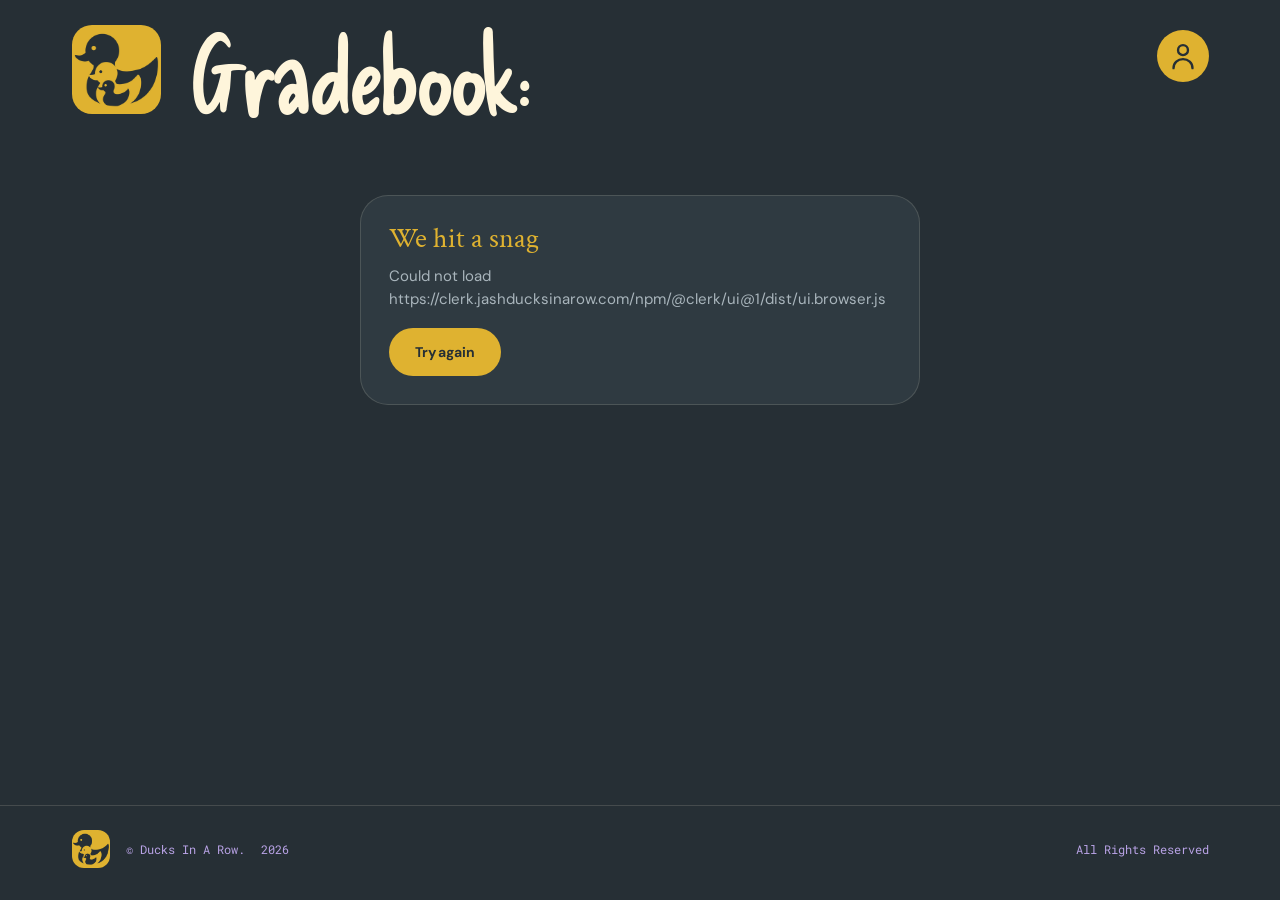
<file: grades.html>
<!doctype html>
<html lang="en">
<head>
<meta charset="utf-8">
<meta name="viewport" content="width=device-width, initial-scale=1">
<link rel="apple-touch-icon" sizes="180x180" href="/apple-touch-icon.png">
<link rel="icon" type="image/png" sizes="32x32" href="/favicon-32x32.png">
<link rel="icon" type="image/png" sizes="16x16" href="/favicon-16x16.png">
<link rel="manifest" href="/site.webmanifest">
<title>Gradebook | Ducks In A Row</title>
<link rel="preconnect" href="https://fonts.googleapis.com">
<link rel="preconnect" href="https://fonts.gstatic.com" crossorigin>
<link href="https://fonts.googleapis.com/css2?family=Actor&family=Crimson+Text:wght@400;600&family=DM+Sans:wght@400;500;700&family=Delicious+Handrawn&family=Roboto+Mono&display=swap" rel="stylesheet">
<link rel="stylesheet" href="auth.css">
<link rel="stylesheet" href="app.css">
<style>
  :root{--gb-blue:rgba(122,168,209,.5);--field:rgba(38,47,53,.38)}
  [hidden] { display: none !important; }  
  .dash-head .page-title{font-size:clamp(40px,8.4vw,115px);line-height:.8;letter-spacing:-.05em;padding-top:.05em}
  .rule{height:0;margin:clamp(10px,1.6vw,18px) 0 0;border:0;border-top:2px solid rgba(233,205,82,.55)}
  .gb{margin-top:clamp(18px,3vw,34px);display:grid;gap:clamp(16px,2.4vw,26px)}
  .gb-bar{display:flex;flex-wrap:wrap;align-items:center;gap:25px clamp(14px,2vw,24px)}
  .gb-bar h2{margin:0 8px 0 0;font:400 clamp(44px,7.4vw,96px)/.8 "Delicious Handrawn","Crimson Text",cursive;letter-spacing:-.05em;color:var(--cream);flex:1 1 100%}
  .gb-bar h2 .blue{color:var(--blue)}
  .pill{position:relative;display:inline-flex;align-items:center;min-height:48px;border-radius:999px}
  .switch{min-width:min(333px,100%);max-width:100%}
  .switch select{appearance:none;-webkit-appearance:none;width:100%;min-height:48px;padding:0 48px 0 24px;border:0;border-radius:999px;background:#4a7ba5;color:var(--cream);cursor:pointer;
    font:400 clamp(24px,2.8vw,36px)/1 "Actor",Arial,sans-serif;letter-spacing:-.03em;text-overflow:ellipsis;transition:background-color .15s ease,transform .15s ease}
  .switch select:hover{background:#5489b5}
  .switch select:focus-visible{outline:3px solid var(--cream);outline-offset:3px}
  .switch select option{background:var(--bg-soft);color:var(--cream);font:400 18px "DM Sans",Arial,sans-serif}
  .switch::after{content:"";position:absolute;right:20px;top:50%;width:11px;height:11px;margin-top:-9px;border-right:3px solid var(--cream);border-bottom:3px solid var(--cream);transform:rotate(45deg);pointer-events:none}
  .pbtn{display:inline-flex;align-items:center;gap:10px;min-height:48px;padding:0 20px;border:0;border-radius:999px;cursor:pointer;font:700 15px/1 "DM Sans",Arial,sans-serif;
    transition:background-color .2s ease,color .2s ease,transform .15s ease}
  .pbtn .ic{font:700 28px/1 "DM Sans",Arial,sans-serif;padding-bottom:3px}
  .pbtn:hover{transform:translateY(-2px)}
  .pbtn:active{transform:scale(.97)}
  .pbtn:focus-visible{outline:3px solid var(--cream);outline-offset:3px}
  .pbtn.gold{background:var(--gold-light);color:var(--bg)}
  .pbtn.gold:hover{background:var(--gold-hover)}
  .pbtn.blue{background:#4a7ba5;color:var(--cream)}
  .pbtn.blue:hover{background:#5489b5}
  .pbtn.blue.armed{background:#C9503F;color:#fff}
  .pbtn[disabled]{opacity:.5;pointer-events:none}

  .card{position:relative;padding:clamp(18px,3vw,36px) clamp(16px,3vw,36px) clamp(18px,2.6vw,32px);border:4px solid var(--blue);border-radius:clamp(22px,2.6vw,32px);
    background:linear-gradient(rgba(122,168,209,.5),rgba(122,168,209,.5)),url("assets/image-02388416f66569786767baa78f719781718a6f03.png") center/638px repeat,url("assets/pebbles.svg") center/360px,#38526a}
  .card-head{display:flex;align-items:flex-start;justify-content:space-between;gap:16px;margin-bottom:clamp(12px,2vw,24px)}
  .card-head h3{margin:0;min-width:0;overflow-wrap:anywhere;font:400 clamp(44px,7.4vw,96px)/.85 "Delicious Handrawn","Crimson Text",cursive;letter-spacing:-.05em;color:var(--cream)}
  .card-cols{display:grid;gap:clamp(14px,2vw,24px);grid-template-columns:minmax(0,1fr);align-items:stretch}
  @media (min-width:960px){.card-cols{grid-template-columns:minmax(0,1.45fr) minmax(0,1fr)}}
  .panel{display:flex;flex-direction:column;min-width:0;padding:clamp(14px,2vw,24px);border-radius:30px;background:var(--gb-blue)}
  .panel.ledger{background:rgba(122,168,209,.3)}

  /* ledger */
  .cols,.lrow{display:grid;gap:10px;align-items:center;grid-template-columns:minmax(0,1fr) 76px 76px 76px 104px 34px}
  .cols{padding:0 0 8px;font:400 clamp(18px,1.9vw,26px)/1 "Delicious Handrawn","Crimson Text",cursive;color:var(--cream);letter-spacing:-.02em}
  .cols span:not(:first-child){text-align:right}
  .lrow{padding:5px 0}
  .lbl{display:none}
  .lrow input.f{width:100%;min-width:0;min-height:0;height:42px;padding:0 12px;border:2px solid transparent;border-radius:5px;background:rgba(122,168,209,.55);box-shadow:none;color:var(--cream);text-align:right;
    font:400 17px "Actor",Arial,sans-serif;-moz-appearance:textfield;appearance:textfield;transition:border-color .15s ease,background-color .15s ease}
  .lrow input.f.txt{text-align:left}
  .lrow input.f::placeholder{color:rgba(254,245,219,.55)}
  .f::-webkit-outer-spin-button,.f::-webkit-inner-spin-button{-webkit-appearance:none;margin:0}
  .lrow input.f:hover{background:rgba(122,168,209,.7)}
  .lrow input.f:focus{outline:none;border-color:var(--gold-light);background:rgba(38,47,53,.45)}
  .res{font:400 16px "Actor",Arial,sans-serif;text-align:right;white-space:nowrap;color:var(--cream)}
  .res .l{display:inline-block;min-width:2.1em;color:var(--gold-light)}
  .res.none{opacity:.6}
  .xbtn{display:grid;place-items:center;width:34px;height:34px;border:0;border-radius:50%;background:transparent;color:var(--cream);font:400 24px/1 "DM Sans",Arial,sans-serif;cursor:pointer;transition:background-color .15s,color .15s}
  .xbtn:hover{background:#FF8A80;color:var(--bg)}
  .xbtn:focus-visible{outline:3px solid var(--cream);outline-offset:1px}
  .ledger-foot{display:flex;flex-wrap:wrap;align-items:center;gap:10px 16px;margin-top:auto;padding-top:18px}
  .hint{margin:0;font:400 14px "DM Sans",Arial,sans-serif;color:rgba(254,245,219,.85)}
  .warn{margin:12px 0 0;padding:10px 14px;border-radius:14px;background:rgba(233,205,82,.18);border:1px solid var(--gold-light);color:var(--cream);font:400 14px/1.4 "DM Sans",Arial,sans-serif}
  .warn[hidden]{display:none}

  /* readout */
  .msg{margin:0;font:400 clamp(26px,3vw,36px)/1.05 "Delicious Handrawn","Crimson Text",cursive;letter-spacing:-.02em;color:var(--cream);overflow-wrap:anywhere}
  .pg{margin:clamp(8px,1.4vw,16px) 0 0;font:400 clamp(26px,3vw,40px)/1.1 "Actor",Arial,sans-serif;letter-spacing:-.03em;color:var(--cream)}
  .pg .g{color:var(--gold-light)}
  .big{display:flex;align-items:baseline;flex-wrap:wrap;gap:0 14px;margin:2px 0 0;font:400 clamp(60px,8vw,96px)/1.05 "Actor",Arial,sans-serif;letter-spacing:-.04em;color:var(--gold-light)}
  .big .pc{color:var(--cream)}
  .big .let{font-size:.5em;letter-spacing:-.02em;color:var(--gold-light)}
  .note{margin:0;font:400 14px/1.35 "Actor",Arial,sans-serif;color:var(--cream)}
  .meter{position:relative;margin-top:clamp(22px,3vw,30px)}
  .track{position:relative;display:flex;height:39px;border-radius:5px;overflow:hidden;background:rgba(254,245,219,.25)}
  .track .earned{background:#4a7ba5;flex:none}
  .track .left{flex:none;background:repeating-linear-gradient(135deg,rgba(254,245,219,.55) 0 5px,rgba(254,245,219,.35) 5px 9px)}
  .mark{position:absolute;top:-4px;bottom:-4px;width:0;border-left:3px solid var(--cream);transition:left .25s ease}
  .mark span{position:absolute;top:-24px;left:0;white-space:nowrap;font:400 18px/1 "Actor",Arial,sans-serif;color:var(--cream)}
  .keys{display:grid;gap:8px;margin:16px 0 0;padding:0;list-style:none}
  .keys li{display:flex;align-items:center;gap:12px;font:400 clamp(20px,2.2vw,28px)/1.1 "Actor",Arial,sans-serif;color:var(--cream)}
  .keys i{flex:none;width:28px;height:28px;border-radius:4px}
  .k-earn{background:#4a7ba5}.k-left{background:repeating-linear-gradient(135deg,rgba(254,245,219,.75) 0 4px,rgba(254,245,219,.45) 4px 7px)}.k-lost{background:rgba(254,245,219,.25)}
  .stats{display:grid;grid-template-columns:1fr 1fr;gap:12px 16px;margin:20px 0 0}
  .stats div{padding-top:8px;border-top:1px solid rgba(254,245,219,.3)}
  .stats dt{font:400 13px "DM Sans",Arial,sans-serif;color:rgba(254,245,219,.85)}
  .stats dd{margin:0;font:400 20px "Actor",Arial,sans-serif;color:var(--cream)}
  .readout-foot{display:flex;flex-wrap:wrap;gap:10px;align-items:center;margin-top:auto;padding-top:18px}
  details.scale{margin-top:14px;font:400 14px "DM Sans",Arial,sans-serif;color:var(--cream)}
  details.scale summary{cursor:pointer;width:max-content;max-width:100%}
  .scale-grid{display:grid;grid-template-columns:repeat(auto-fill,minmax(92px,1fr));gap:4px 12px;margin-top:10px;font:400 14px "Actor",Arial,sans-serif}
  .scale-grid b{display:inline-block;min-width:2.2em;font-weight:400;color:var(--gold-light)}

  .empty-card{padding:clamp(30px,6vw,70px) clamp(18px,4vw,40px);text-align:center;border:4px solid var(--blue);border-radius:clamp(22px,2.6vw,32px);background:rgba(122,168,209,.18)}
  .empty-card h3{margin:0 0 10px;font:400 clamp(40px,6vw,72px)/.9 "Delicious Handrawn","Crimson Text",cursive;color:var(--cream)}
  .empty-card p{margin:0 auto 22px;max-width:46ch;font:400 clamp(18px,2vw,22px)/1.4 "Actor",Arial,sans-serif;color:var(--cream)}
  .gb-wrap{padding-bottom:20px}

  @media (max-width:760px){
    .cols{display:none}
    .lrow{position:relative;grid-template-columns:repeat(3,minmax(0,1fr));gap:6px 10px;padding:12px 0;border-bottom:1px solid rgba(254,245,219,.25)}
    .lrow .name{grid-column:1/-1;padding-right:40px}
    .lrow .xbtn{position:absolute;top:12px;right:0}
    .lrow .resc{grid-column:1/-1}
    .lbl{display:block;margin-bottom:2px;font:700 11px "DM Sans",Arial,sans-serif;letter-spacing:.05em;text-transform:uppercase;color:rgba(254,245,219,.85)}
    .res{text-align:left}
    .lrow .name .lbl{display:none}
  }

  /* ---------- the "Adding a Course" popup ---------- */
  dialog.gdlg{width:min(430px,calc(100% - 28px));max-height:calc(100dvh - 24px);overflow:auto;border:0;border-radius:24px;color:var(--cream);
    background:linear-gradient(rgba(63,111,153,.93),rgba(63,111,153,.93)),url("assets/pebbles.svg") center/320px,#3f6f99;box-shadow:0 24px 60px rgba(0,0,0,.55)}
  dialog.gdlg form{padding:clamp(18px,4vw,26px)}
  .gdlg .gtop{display:flex;align-items:flex-start;justify-content:space-between;gap:12px}
  .gdlg h2{margin:0;font:400 clamp(40px,8vw,48px)/.9 "Delicious Handrawn","Crimson Text",cursive;letter-spacing:-.03em;color:var(--cream)}
  .gdlg .close{flex:none;display:grid;place-items:center;width:36px;height:36px;margin:-2px -4px 0 0;border:0;border-radius:50%;background:transparent;color:var(--gold-light);font:400 38px/1 "DM Sans",Arial,sans-serif;cursor:pointer;transform:rotate(45deg);transition:background-color .15s}
  .gdlg .close:hover{background:rgba(255,255,255,.15)}
  .gdlg .close:focus-visible{outline:3px solid var(--cream)}
  .gdlg .fld{display:grid;gap:5px;margin-top:14px}
  .gdlg label,.gdlg .lab{font:400 clamp(24px,5vw,30px)/1 "Delicious Handrawn","Crimson Text",cursive;letter-spacing:-.02em;color:var(--cream)}
  .gdlg .lab.sm{font:400 clamp(18px,4vw,21px)/1.1 "Actor",Arial,sans-serif;letter-spacing:-.02em}
  .gdlg input[type=text],.gdlg input[type=number]{min-height:42px;padding:0 12px;border:2px solid transparent;border-radius:12px;background:rgba(122,168,209,.55);color:var(--cream);font:400 17px "Actor",Arial,sans-serif;color-scheme:dark}
  .gdlg select{appearance:none;-webkit-appearance:none;min-height:42px;width:100%;padding:0 40px 0 12px;border:2px solid transparent;border-radius:12px;background:rgba(122,168,209,.55) url("data:image/svg+xml,%3Csvg xmlns='http://www.w3.org/2000/svg' width='14' height='9'%3E%3Cpath d='M1 1l6 6 6-6' fill='none' stroke='%23FEF5DB' stroke-width='2.2' stroke-linecap='round' stroke-linejoin='round'/%3E%3C/svg%3E") no-repeat right 14px center;color:var(--cream);font:400 17px "Actor",Arial,sans-serif;cursor:pointer;color-scheme:dark}
  .gdlg select:focus{outline:none;border-color:var(--gold-light);background-color:rgba(38,47,53,.35)}
  .gdlg select option{background:var(--bg-soft);color:var(--cream)}
  .gdlg input:focus{outline:none;border-color:var(--gold-light);box-shadow:none;background:rgba(38,47,53,.35)}
  .gdlg .inl{display:flex;align-items:center;gap:8px}
  .gdlg .inl input{width:92px;text-align:center}
  .gdlg .inl span{font:400 20px "Actor",Arial,sans-serif}
  .gdlg .ans{margin:14px 0 0;padding:9px 14px;border-radius:12px;background:rgba(122,168,209,.55);font:400 17px/1.3 "Actor",Arial,sans-serif;color:var(--cream)}
  .gdlg .ans b{font-weight:400;color:var(--gold-light)}
  .gdlg .ans.bad{box-shadow:inset 0 0 0 2px #FF8A80}.gdlg .ans.good{box-shadow:inset 0 0 0 2px #63A082}
  .gdlg .chips{display:flex;flex-wrap:wrap;gap:8px;margin-top:12px}
  .gdlg .chips button{min-height:34px;padding:0 14px;border:0;border-radius:999px;background:rgba(122,168,209,.7);color:var(--cream);font:400 16px "Actor",Arial,sans-serif;cursor:pointer;transition:background-color .15s,color .15s}
  .gdlg .chips button:hover{background:rgba(122,168,209,.95)}
  .gdlg .chips button[aria-pressed=true]{background:var(--gold-light);color:var(--bg)}
  .gdlg .chips button:focus-visible{outline:3px solid var(--cream);outline-offset:2px}
  .gdlg hr{margin:18px 0 0;border:0;border-top:2px solid rgba(254,245,219,.55)}
  .gdlg input[type=range]{width:100%;margin:8px 0 0;accent-color:var(--gold-light)}
  .gdlg .sv{font:400 18px "Actor",Arial,sans-serif;color:var(--gold-light)}
  .gdlg .gerr{min-height:1.3em;margin:10px 0 0;color:#FFD2CE;font:400 14px "DM Sans",Arial,sans-serif}
  .gdlg .gact{display:flex;justify-content:space-between;align-items:center;gap:12px;margin-top:6px}
  .gdlg .gact .pbtn{background:rgba(122,168,209,.8);color:var(--cream)}
  .gdlg .gact .pbtn.go{background:var(--gold-light);color:var(--bg)}
  .gdlg .gact .pbtn.go:hover{background:var(--gold-hover)}
  @media (prefers-reduced-motion:reduce){.mark{transition:none}}
</style>
</head>
<body>
<header class="wrap dash-head">
  <a class="brand" href="index.html" aria-label="Ducks In A Row, home"><img src="assets/logo.png" alt="Ducks In A Row logo" width="90" height="90"></a>
  <h1 class="page-title">Gradebook:</h1>

  <div class="account" id="account">
    <button class="acct-btn" id="acct-btn" type="button" aria-haspopup="menu" aria-expanded="false" aria-controls="acct-menu" aria-label="Account menu">
      <svg viewBox="0 0 25 31" fill="none" stroke="currentColor" stroke-width="2.6" stroke-linecap="round" stroke-linejoin="round" aria-hidden="true"><circle cx="12.5" cy="9" r="5.5"/><path d="M2 29c0-6 4.7-10 10.5-10S23 23 23 29"/></svg>
    </button>
    <div class="acct-menu" id="acct-menu" role="menu" aria-label="Account" hidden>
      <a role="menuitem" href="dashboard.html">Dashboard</a>
      <a role="menuitem" href="calendar.html">Calendar</a>
      <a role="menuitem" href="tasks.html">Task Manager</a>
      <a role="menuitem" href="grades.html" aria-current="page">Grade book</a>
      <a role="menuitem" href="account.html">Account</a>
      <div class="sep" role="separator"></div>
      <button role="menuitem" class="item" id="signout" type="button">Sign out</button>
    </div>
  </div>
</header>

<main class="wrap gb-wrap">
  <div class="gate" id="gate">Loading your grades…</div>

  <div id="content" hidden>
    <p class="toast" id="toast" role="alert" hidden></p>
    <hr class="rule">

    <div class="gb">
      <div class="gb-bar">
        <h2>Grade <span class="blue">Forecast:</span></h2>
        <span class="pill switch" id="switch-wrap" hidden><select id="switch" aria-label="Choose a course"></select></span>
        <button class="pbtn gold" type="button" id="add-course"><span>Add a Course</span><span class="ic" aria-hidden="true">+</span></button>
      </div>

      <section class="empty-card" id="empty" hidden>
        <h3>No courses yet</h3>
        <p>Add a course, set the grade you are aiming for, then add each assessment with its weight to see where you stand.</p>
        <button class="pbtn gold" type="button" id="add-first"><span>Add a Course</span><span class="ic" aria-hidden="true">+</span></button>
      </section>

      <section class="card" id="card" aria-labelledby="c-name" hidden>
        <div class="card-head">
          <h3 id="c-name"></h3>
          <button class="pbtn blue" type="button" id="del-course"><span id="del-lbl">Delete Course</span><span class="ic" aria-hidden="true">&times;</span></button>
        </div>
        <div class="card-cols">
          <div class="panel ledger" aria-label="Assessments">
            <div class="cols" aria-hidden="true"><span>Assessment:</span><span>Weight:</span><span>Score:</span><span>Out of:</span><span>Result:</span><span></span></div>
            <div id="rows"></div>
            <p class="warn" id="wwarn" role="status" hidden></p>
            <div class="ledger-foot">
              <button class="pbtn blue" type="button" id="add-row"><span>Add Grades</span><span class="ic" aria-hidden="true">+</span></button>
              <p class="hint">Leave Score empty for work not yet graded.</p>
            </div>
          </div>

          <aside class="panel readout" aria-label="Where you stand" aria-live="polite">
            <p class="msg" id="msg"></p>
            <p class="pg"><span class="g">Projected</span> Grade:</p>
            <p class="big"><span id="bignum">—</span><span class="let" id="letter"></span></p>
            <p class="note" id="curnote"></p>
            <div class="meter">
              <div class="track" aria-hidden="true"><div class="earned" id="b-earned"></div><div class="left" id="b-left"></div></div>
              <div class="mark" id="mark" aria-hidden="true"><span id="mark-lbl"></span></div>
            </div>
            <ul class="keys">
              <li><i class="k-earn"></i>-- Marks Earned</li>
              <li><i class="k-left"></i>-- Marks Left</li>
              <li><i class="k-lost"></i>-- Marks Lost</li>
            </ul>
            <dl class="stats">
              <div><dt>Earned toward final</dt><dd id="s-earned">—</dd></div>
              <div><dt>Weight graded</dt><dd id="s-graded">—</dd></div>
              <div><dt>Weight remaining</dt><dd id="s-left">—</dd></div>
              <div><dt>Final range</dt><dd id="s-range">—</dd></div>
            </dl>
            <div class="readout-foot">
              <button class="pbtn gold" type="button" id="goals"><span>Target &amp; what-if</span></button>
            </div>
            <details class="scale"><summary>Letter scale used</summary><div class="scale-grid" id="scale"></div></details>
          </aside>
        </div>
      </section>
    </div>
  </div>
</main>

<footer>
  <div class="wrap footer-row">
    <img src="assets/logo.png" alt="" width="38" height="38">
    <p><span>© Ducks In A Row.</span><span>2026</span><span>All Rights Reserved</span></p>
  </div>
</footer>

<!-- The "Adding a Course" popup (also used, with different words, to change a course's target) -->
<dialog class="gdlg" id="gdlg" aria-labelledby="g-title">
  <form id="gform" novalidate>
    <div class="gtop">
      <h2 id="g-title">Adding a Course:</h2>
      <button type="button" class="close" id="g-close" aria-label="Close">+</button>
    </div>
    <div class="fld"><label for="g-pick" id="g-name-lbl">Course name:</label>
      <select id="g-pick" hidden></select>
      <input type="text" id="g-name" maxlength="80" placeholder="e.g. COMP 1405" autocomplete="off"></div>
    <div class="fld"><label for="g-target">Target Grade:</label>
      <div class="inl"><input type="number" id="g-target" inputmode="decimal" min="0" max="100" step="any"><span>%</span></div></div>
    <p class="ans" id="g-need"></p>
    <div class="chips" id="g-chips" role="group" aria-label="Quick targets"></div>
    <hr>
    <div class="fld"><span class="lab sm">If I average...</span>
      <label class="lab sm" for="g-scen" style="margin-top:2px">average on remaining work: <span class="sv" id="g-scenv"></span></label>
      <input type="range" id="g-scen" min="0" max="100" step="1"></div>
    <p class="ans" id="g-proj"></p>
    <p class="gerr" id="g-err" role="alert"></p>
    <div class="gact"><button type="submit" class="pbtn go" id="g-save">Add the Course</button><button type="button" class="pbtn" id="g-cancel">Cancel</button></div>
  </form>
</dialog>

<script src="clerk-config.js"></script>
<script src="auth.js"></script>
<script src="db.js"></script>
<script src="app.js"></script>
<script src="grade-greetings.js"></script>
<script src="grades.js"></script>
</body>
</html>
</file>
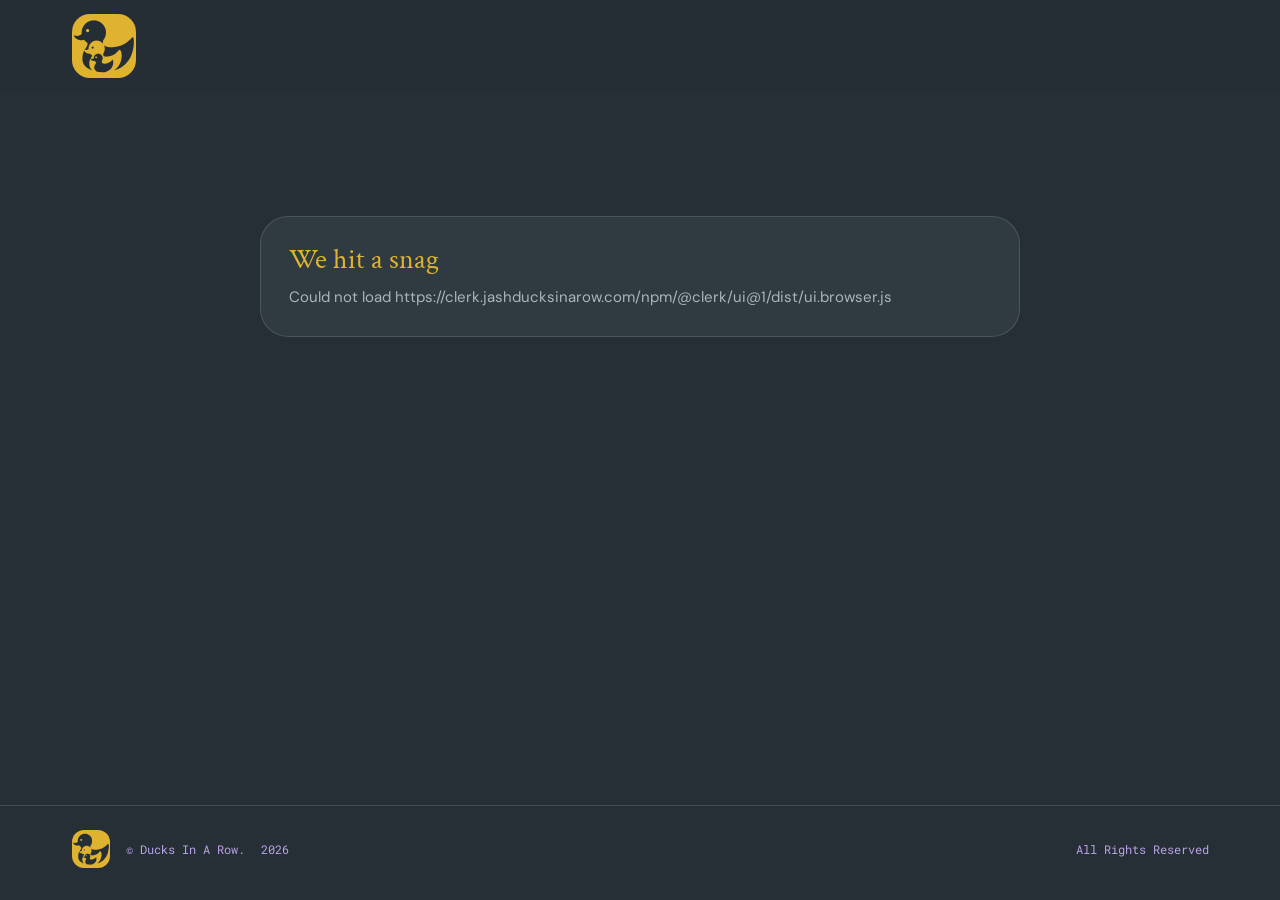
<file: onboarding.html>
<!doctype html>
<html lang="en">
<head>
<meta charset="utf-8">
<meta name="viewport" content="width=device-width, initial-scale=1">
<link rel="apple-touch-icon" sizes="180x180" href="/apple-touch-icon.png">
<link rel="icon" type="image/png" sizes="32x32" href="/favicon-32x32.png">
<link rel="icon" type="image/png" sizes="16x16" href="/favicon-16x16.png">
<link rel="manifest" href="/site.webmanifest">
<title>Welcome | Ducks In A Row</title>
<link rel="preconnect" href="https://fonts.googleapis.com">
<link rel="preconnect" href="https://fonts.gstatic.com" crossorigin>
<link href="https://fonts.googleapis.com/css2?family=Crimson+Text:wght@400;600&family=DM+Sans:wght@400;500;700&family=Delicious+Handrawn&family=Roboto+Mono&display=swap" rel="stylesheet">
<link rel="stylesheet" href="auth.css">
<style>
  .onboard{max-width:760px;padding:clamp(28px,5vw,64px) 0 24px}
  .onboard h1{margin:0 0 6px;font:400 clamp(44px,7vw,84px)/.95 "Delicious Handrawn","Crimson Text",cursive}
  .onboard .sub{margin:0 0 28px;color:var(--muted);font-size:18px}

  /* progress */
  .steps{display:flex;gap:10px;list-style:none;margin:0 0 28px;padding:0}
  .steps li{flex:1;min-width:0}
  .steps .bar{height:6px;border-radius:99px;background:var(--line);overflow:hidden}
  .steps .bar i{display:block;height:100%;width:0;background:var(--gold);transition:width .3s ease}
  .steps li.done .bar i,.steps li.current .bar i{width:100%}
  .steps .label{display:block;margin-top:8px;font:700 12px/1.2 "DM Sans",Arial,sans-serif;color:var(--muted);letter-spacing:.02em;text-transform:uppercase;white-space:nowrap;overflow:hidden;text-overflow:ellipsis}
  .steps li.current .label{color:var(--gold)}
  .steps li.done .label{color:var(--cream)}

  .panel{background:var(--bg-soft);border:1px solid var(--line);border-radius:var(--radius);padding:clamp(22px,4vw,40px)}
  .panel h2{margin:0 0 6px;font:400 clamp(28px,3.4vw,38px)/1.1 "Crimson Text",Georgia,serif;color:var(--gold)}
  .panel .hint{margin:0 0 24px;color:var(--muted);font-size:15px}
  .step[hidden]{display:none}

  /* fields */
  .grid{display:grid;grid-template-columns:1fr 1fr;gap:16px}
  .field{display:flex;flex-direction:column;gap:6px;min-width:0}
  .field.full{grid-column:1/-1}
  label,.legend{font:700 13px/1.2 "DM Sans",Arial,sans-serif;color:var(--cream)}
  input[type=text],select{
    width:100%;min-height:48px;padding:0 14px;border-radius:14px;border:2px solid var(--line);background:var(--bg);color:var(--cream);
    font:400 16px "DM Sans",Arial,sans-serif;transition:border-color .2s ease,box-shadow .2s ease}
  input[type=text]::placeholder{color:#7d8991}
  input[type=text]:hover,select:hover{border-color:rgba(254,245,219,.32)}
  input[type=text]:focus,select:focus{outline:none;border-color:var(--gold);box-shadow:0 0 0 3px rgba(223,178,48,.25)}
  .invalid{border-color:#FF8A80!important}
  .err{min-height:1.2em;color:#FF8A80;font-size:13px}

  /* course rows */
  .course-head,.course-row{display:grid;grid-template-columns:1.2fr .7fr 1.2fr 44px;gap:10px;align-items:start}
  .course-head{margin-bottom:6px;font:700 12px/1 "DM Sans",Arial,sans-serif;color:var(--muted);text-transform:uppercase;letter-spacing:.03em}
  .course-row{margin-bottom:10px}
  .icon-btn{width:44px;height:48px;border-radius:14px;border:2px solid var(--line);background:transparent;color:var(--cream);font-size:20px;cursor:pointer;
    transition:background-color .2s ease,color .2s ease,border-color .2s ease,transform .15s ease}
  .icon-btn:hover{background:#FF8A80;border-color:#FF8A80;color:var(--bg)}
  .icon-btn:active{transform:scale(.94)}
  .icon-btn:focus-visible{outline:3px solid var(--cream);outline-offset:2px}
  .add-row{margin-top:6px}
  .term{max-width:260px;margin-bottom:22px}

  /* choice cards */
  .choices{display:grid;grid-template-columns:1fr 1fr;gap:12px}
  .choice{position:relative}
  .choice input{position:absolute;opacity:0;inset:0;cursor:pointer}
  .choice span{display:block;padding:16px 18px;border-radius:16px;border:2px solid var(--line);background:var(--bg);font-weight:700;font-size:15px;
    transition:border-color .2s ease,background-color .2s ease,transform .15s ease}
  .choice span small{display:block;margin-top:2px;font-weight:400;color:var(--muted);font-size:13px}
  .choice:hover span{border-color:rgba(254,245,219,.4);transform:translateY(-2px)}
  .choice input:checked+span{border-color:var(--gold);background:rgba(223,178,48,.12)}
  .choice input:focus-visible+span{outline:3px solid var(--cream);outline-offset:2px}
  .toggle{display:flex;align-items:center;justify-content:space-between;gap:16px;margin-top:20px;padding:16px 18px;border-radius:16px;border:2px solid var(--line);background:var(--bg);cursor:pointer;
    transition:border-color .2s ease}
  .toggle:hover{border-color:rgba(254,245,219,.4)}
  .toggle b{display:block;font-size:15px}
  .toggle small{color:var(--muted);font-size:13px;font-weight:400}
  .toggle input{width:22px;height:22px;accent-color:var(--gold);cursor:pointer;flex:none}

  /* review */
  .review{display:grid;gap:14px;margin:0}
  .review div{display:grid;grid-template-columns:150px 1fr;gap:12px;padding-bottom:14px;border-bottom:1px solid var(--line)}
  .review div:last-child{border-bottom:0;padding-bottom:0}
  .review dt{color:var(--muted);font-size:14px}
  .review dd{margin:0;font-weight:500}
  .review ul{margin:0;padding-left:18px}

  .actions{display:flex;justify-content:space-between;gap:12px;margin-top:28px}
  .actions .btn[disabled]{opacity:.55;pointer-events:none}
  .banner-err{margin:0 0 18px;padding:12px 16px;border-radius:14px;background:rgba(255,138,128,.12);border:1px solid #FF8A80;color:#FFD2CE;font-size:14px}
  .banner-err[hidden]{display:none}
  .gate{padding:60px 0;text-align:center;color:var(--muted)}

  @media (max-width:640px){
    .grid,.choices{grid-template-columns:1fr}
    .steps .label{display:none}
    .course-head{display:none}
    .course-row{grid-template-columns:1fr 1fr;gap:8px}
    .course-row .labs{grid-column:1/2}
    .course-row .del{grid-column:2/3;justify-self:end}
    .review div{grid-template-columns:1fr;gap:2px}
  }
</style>
</head>
<body>
<header class="site-header">
  <div class="wrap nav-row">
    <a class="brand" href="index.html" aria-label="Ducks In A Row, home"><img src="assets/logo.png" alt="Ducks In A Row logo" width="64" height="64"></a>
    <div class="header-right"><div id="user-button"></div></div>
  </div>
</header>

<main class="wrap onboard" id="app">
  <div class="gate" id="gate">Loading…</div>

  <div id="flow" hidden>
    <h1>Let’s get your ducks in a row</h1>
    <p class="sub">Four quick steps to set up your calendar. You can change everything later.</p>

    <ol class="steps" id="steps" aria-label="Progress"></ol>

    <form class="panel" id="form" novalidate>
      <p class="banner-err" id="banner" role="alert" hidden></p>

      <!-- Step 1 -->
      <section class="step" data-step="1" aria-labelledby="h-1">
        <h2 id="h-1">About you</h2>
        <p class="hint">So we can personalise your calendar.</p>
        <div class="grid">
          <div class="field full"><label for="full_name">Your name</label>
            <input type="text" id="full_name" autocomplete="name" placeholder="e.g. Ammiel Williams"><span class="err" data-err="full_name"></span></div>
          <div class="field"><label for="school">School</label>
            <input type="text" id="school" value="Carleton University" autocomplete="organization"><span class="err" data-err="school"></span></div>
          <div class="field"><label for="year_of_study">Year of study</label>
            <select id="year_of_study">
              <option value="">Select…</option><option>1st year</option><option>2nd year</option><option>3rd year</option><option>4th year</option><option>5th year or later</option><option>Graduate</option>
            </select><span class="err" data-err="year_of_study"></span></div>
          <div class="field full"><label for="program">Program <span style="font-weight:400;color:var(--muted)">(optional)</span></label>
            <input type="text" id="program" placeholder="e.g. Computer Science"></div>
        </div>
      </section>

      <!-- Step 2 -->
      <section class="step" data-step="2" aria-labelledby="h-2" hidden>
        <h2 id="h-2">Your courses</h2>
        <p class="hint">Add the courses you’re taking so they land on your calendar. Skip this and add them later if you prefer.</p>
        <div class="field term"><label for="term">Term</label>
          <select id="term"></select></div>
        <div class="course-head" aria-hidden="true"><span>Course code</span><span>Section</span><span>Lab / tutorial</span><span></span></div>
        <div id="courses"></div>
        <button type="button" class="btn btn-outline add-row" id="add-course">+ Add another course</button>
        <p class="err" id="courses-err" style="margin-top:10px"></p>
      </section>

      <!-- Step 3 -->
      <section class="step" data-step="3" aria-labelledby="h-3" hidden>
        <h2 id="h-3">Preferences</h2>
        <p class="hint">Make the calendar work the way you do.</p>
        <div class="legend" style="margin-bottom:10px">Week starts on</div>
        <div class="choices">
          <label class="choice"><input type="radio" name="week" value="monday" checked><span>Monday<small>Great for class schedules</small></span></label>
          <label class="choice"><input type="radio" name="week" value="sunday"><span>Sunday<small>Classic calendar view</small></span></label>
        </div>
        <label class="toggle" for="reminders"><span><b>Deadline reminders</b><small>Get a nudge before assignments and tests are due</small></span><input type="checkbox" id="reminders" checked></label>
        <div class="field" style="margin-top:20px"><label for="timezone">Time zone</label>
          <input type="text" id="timezone" placeholder="e.g. America/Toronto"><span class="err" data-err="timezone"></span></div>
      </section>

      <!-- Step 4 -->
      <section class="step" data-step="4" aria-labelledby="h-4" hidden>
        <h2 id="h-4">All set?</h2>
        <p class="hint">Check everything looks right, then finish.</p>
        <dl class="review" id="review"></dl>
      </section>

      <div class="actions">
        <button type="button" class="btn btn-outline" id="back">Back</button>
        <button type="submit" class="btn" id="next">Continue</button>
      </div>
    </form>
  </div>
</main>

<footer>
  <div class="wrap footer-row">
    <img src="assets/logo.png" alt="" width="38" height="38">
    <p><span>© Ducks In A Row.</span><span>2026</span><span>All Rights Reserved</span></p>
  </div>
</footer>

<script src="clerk-config.js"></script>
<script src="auth.js"></script>
<script src="db.js"></script>
<script>
(function () {
  var routes = DucksAuth.routes;
  var STEP_NAMES = ['About you', 'Courses', 'Preferences', 'Finish'];
  var step = 1, db = null, Clerk = null;
  var $ = function (id) { return document.getElementById(id); };
  var gate = $('gate'), flow = $('flow'), banner = $('banner');
  var editing = /[?&]edit=1/.test(location.search);

  function esc(s) { return String(s).replace(/[&<>"']/g, function (c) { return {'&':'&amp;','<':'&lt;','>':'&gt;','"':'&quot;',"'":'&#39;'}[c]; }); }

  function termLabel(code) {
    var m = /^(\d{4})(10|20|30)$/.exec(code || '');
    if (!m) return code || '';
    return { '10': 'Winter', '20': 'Summer', '30': 'Fall' }[m[2]] + ' ' + m[1];
  }
  function termOptions(today) {
    var y = +today.slice(0, 4), mo = +today.slice(5, 7);
    var cur = y * 3 + (mo <= 4 ? 0 : mo <= 8 ? 1 : 2), out = [];
    for (var i = cur - 1; i <= cur + 2; i++) {
      var yr = Math.floor(i / 3), part = ['10', '20', '30'][i % 3];
      out.push({ code: String(yr) + part, label: termLabel(String(yr) + part), current: i === cur });
    }
    return out;
  }
  function todayYmd(tz) {
    try {
      var parts = new Intl.DateTimeFormat('en-CA', {
        timeZone: tz || undefined,
        year: 'numeric', month: '2-digit', day: '2-digit'
      }).formatToParts(new Date());
      var map = {};
      parts.forEach(function (p) { map[p.type] = p.value; });
      return map.year + '-' + map.month + '-' + map.day;
    } catch (e) {
      var d = new Date();
      return d.getFullYear() + '-' + String(d.getMonth() + 1).padStart(2, '0') + '-' + String(d.getDate()).padStart(2, '0');
    }
  }
  function populateTerms(tz, selectedCode) {
    var opts = termOptions(todayYmd(tz));
    if (selectedCode && !opts.some(function (o) { return o.code === selectedCode; })) {
      opts.unshift({ code: selectedCode, label: termLabel(selectedCode), current: false });
    }
    $('term').innerHTML = opts.map(function (t) {
      var isSelected = selectedCode ? t.code === selectedCode : t.current;
      return '<option value="' + esc(t.code) + '"' + (isSelected ? ' selected' : '') + '>' + esc(t.label) + '</option>';
    }).join('');
  }

  /* ---------- progress ---------- */
  function renderSteps() {
    $('steps').innerHTML = STEP_NAMES.map(function (n, i) {
      var cls = i + 1 < step ? 'done' : (i + 1 === step ? 'current' : '');
      return '<li class="' + cls + '"' + (i + 1 === step ? ' aria-current="step"' : '') + '><div class="bar"><i></i></div><span class="label">' + (i + 1) + '. ' + n + '</span></li>';
    }).join('');
  }
  function show(n) {
    step = n;
    document.querySelectorAll('.step').forEach(function (s) { s.hidden = Number(s.dataset.step) !== n; });
    $('back').style.visibility = n === 1 ? 'hidden' : 'visible';
    $('next').textContent = n === 4 ? 'Finish setup' : 'Continue';
    banner.hidden = true;
    if (n === 4) renderReview();
    renderSteps();
    var h = document.getElementById('h-' + n); if (h) { h.setAttribute('tabindex', '-1'); h.focus({ preventScroll: true }); }
    window.scrollTo({ top: 0, behavior: 'smooth' });
  }

  /* ---------- course rows ---------- */
  function addRow(c) {
    c = c || {};
    var row = document.createElement('div');
    row.className = 'course-row';
    row.innerHTML =
      '<div class="field"><input type="text" class="code" placeholder="COMP 1405" aria-label="Course code" value="' + esc(c.course_code || '') + '"></div>' +
      '<div class="field"><input type="text" class="section" placeholder="A" aria-label="Section" maxlength="6" value="' + esc(c.section || '') + '"></div>' +
      '<div class="field labs"><input type="text" class="labsin" placeholder="A1, B2" aria-label="Lab or tutorial sections" value="' + esc((c.lab_sections || []).join(', ')) + '"></div>' +
      '<button type="button" class="icon-btn del" aria-label="Remove course" title="Remove">×</button>';
    row.querySelector('.del').addEventListener('click', function () { row.remove(); });
    $('courses').appendChild(row);
    return row;
  }
  function readCourses() {
    var out = [], bad = false, missingSec = false;
    document.querySelectorAll('.course-row').forEach(function (row) {
      var codeEl = row.querySelector('.code');
      var secEl = row.querySelector('.section');
      codeEl.classList.remove('invalid');
      secEl.classList.remove('invalid');

      var raw = codeEl.value.trim();
      var labs = row.querySelector('.labsin').value.split(/[,;\s]+/).map(function (x) { return x.trim().toUpperCase(); }).filter(Boolean);
      var section = secEl.value.trim().toUpperCase();
      if (!raw && !section && !labs.length) return;      // empty row: ignore
      var code = DucksDB.normalizeCode(raw);
      if (!code) { codeEl.classList.add('invalid'); bad = true; return; }
      if (!section) { secEl.classList.add('invalid'); missingSec = true; return; }
      out.push({ course_code: code, section: section, lab_sections: labs });
    });
    return { list: out, bad: bad, missingSec: missingSec };
  }
  $('add-course').addEventListener('click', function () { addRow().querySelector('.code').focus(); });

  /* ---------- validation per step ---------- */
  function setErr(name, msg) {
    var el = document.querySelector('[data-err="' + name + '"]'); if (el) el.textContent = msg || '';
    var input = $(name); if (input) input.classList.toggle('invalid', !!msg);
  }
  function validate(n) {
    var ok = true;
    if (n === 1) {
      ['full_name', 'school', 'year_of_study'].forEach(function (k) {
        var v = $(k).value.trim();
        var msg = v ? '' : (k === 'year_of_study' ? 'Please choose your year.' : 'This field is required.');
        setErr(k, msg); if (msg) ok = false;
      });
    }
    if (n === 2) {
      var r = readCourses();
      if (r.bad) {
        $('courses-err').textContent = 'Course codes look like COMP 1405 (3–4 letters, then 4 digits).';
        ok = false;
      } else if (r.missingSec) {
        $('courses-err').textContent = 'Enter a lecture section (e.g. A) for each course.';
        ok = false;
      } else {
        $('courses-err').textContent = '';
      }
      var codes = r.list.map(function (c) { return c.course_code + '|' + c.section; });
      if (new Set(codes).size !== codes.length) {
        $('courses-err').textContent = 'You added the same course and section twice.';
        ok = false;
      }
    }
    if (n === 3) {
      var tz = $('timezone').value.trim(), msg3 = '';
      try { new Intl.DateTimeFormat('en-CA', { timeZone: tz }); } catch (e) { msg3 = 'Use a time zone like America/Toronto.'; }
      if (!tz) msg3 = 'Time zone is required.';
      setErr('timezone', msg3); if (msg3) ok = false;
    }
    return ok;
  }

  /* ---------- review + save ---------- */
  function collect() {
    return {
      profile: {
        full_name: $('full_name').value.trim(),
        school: $('school').value.trim(),
        program: $('program').value.trim() || null,
        year_of_study: $('year_of_study').value,
        timezone: $('timezone').value.trim(),
        week_starts_on: document.querySelector('input[name=week]:checked').value,
        reminders_enabled: $('reminders').checked,
        onboarded: true
      },
      term: $('term').value,
      courses: readCourses().list
    };
  }
  function renderReview() {
    var d = collect(), p = d.profile;
    var courses = d.courses.length
      ? '<ul>' + d.courses.map(function (c) { return '<li>' + esc(c.course_code) + (c.section ? ' · section ' + esc(c.section) : '') + (c.lab_sections.length ? ' · ' + esc(c.lab_sections.join(', ')) : '') + '</li>'; }).join('') + '</ul>'
      : 'None yet. You can add courses later.';
    $('review').innerHTML =
      '<div><dt>Name</dt><dd>' + esc(p.full_name) + '</dd></div>' +
      '<div><dt>School</dt><dd>' + esc(p.school) + (p.program ? ', ' + esc(p.program) : '') + ' (' + esc(p.year_of_study) + ')</dd></div>' +
      '<div><dt>Courses · ' + esc(termLabel(d.term)) + '</dt><dd>' + courses + '</dd></div>' +
      '<div><dt>Calendar</dt><dd>Week starts on ' + p.week_starts_on + ' · reminders ' + (p.reminders_enabled ? 'on' : 'off') + '<br>' + esc(p.timezone) + '</dd></div>';
  }

  $('back').addEventListener('click', function () { if (step > 1) show(step - 1); });
  $('form').addEventListener('submit', function (e) {
    e.preventDefault();
    if (!validate(step)) return;
    if (step < 4) { show(step + 1); return; }
    var d = collect(), btn = $('next');
    btn.disabled = true; btn.textContent = 'Saving…'; banner.hidden = true;
    DucksDB.saveOnboarding(db, { profile: d.profile, term: d.term, courses: d.courses })
      .then(function () {
        var chain = Promise.resolve();
        d.courses.forEach(function (c) {
          chain = chain.then(function () {
            return DucksDB.addCourse(db, {
              term: d.term,
              code: c.course_code,
              lecture: c.section,
              labs: (c.lab_sections || []).join(', ')
            });
          });
        });
        return chain;
      })
      .then(function () { location.href = routes.afterAuth || 'dashboard.html'; })
      .catch(function (err) {
        banner.textContent = DucksDB.friendlyError(err); banner.hidden = false;
        btn.disabled = false; btn.textContent = 'Finish setup';
      });
  });

  /* ---------- boot ---------- */
  function setup(Clerk_) {
    Clerk = Clerk_;
    if (!Clerk.isSignedIn) { location.replace(routes.signIn || 'signin.html'); return; }
    Clerk.mountUserButton($('user-button'), { appearance: DucksAuth.appearance, afterSignOutUrl: routes.afterSignOut });
    return DucksDB.client(Clerk).then(function (c) {
      db = c;
      return Promise.all([DucksDB.getProfile(db), DucksDB.listCourses(db)]);
    }).then(function (res) {
      var profile = res[0], courses = res[1];
      if (profile && profile.onboarded && !editing) { location.replace(routes.afterAuth || 'dashboard.html'); return; }
      $('full_name').value = (profile && profile.full_name) || Clerk.user.fullName || '';
      if (profile) {
        if (profile.school) $('school').value = profile.school;
        $('program').value = profile.program || '';
        $('year_of_study').value = profile.year_of_study || '';
        document.querySelector('input[name=week][value=' + (profile.week_starts_on || 'monday') + ']').checked = true;
        $('reminders').checked = profile.reminders_enabled !== false;
      }
      var tz = (profile && profile.timezone) || '';
      if (!tz) { try { tz = Intl.DateTimeFormat().resolvedOptions().timeZone; } catch (e) { tz = ''; } }
      $('timezone').value = tz;

      var existingTerm = (courses.length && courses[0].term) ? courses[0].term : '';
      populateTerms(tz, existingTerm);

      if (courses.length) { courses.forEach(addRow); } else { addRow(); }
      gate.hidden = true; flow.hidden = false;
      show(1);
    });
  }

  function problem(err) {
    if (err && err.message === 'NO_KEY') { DucksAuth.showProblem(gate, err); return; }
    gate.innerHTML = '<div class="notice" role="alert"><h2>We hit a snag</h2><p>' + esc(DucksDB.friendlyError(err)) + '</p></div>';
  }

  DucksAuth.load().then(setup).catch(problem);
})();
</script>
</body>
</html>
</file>
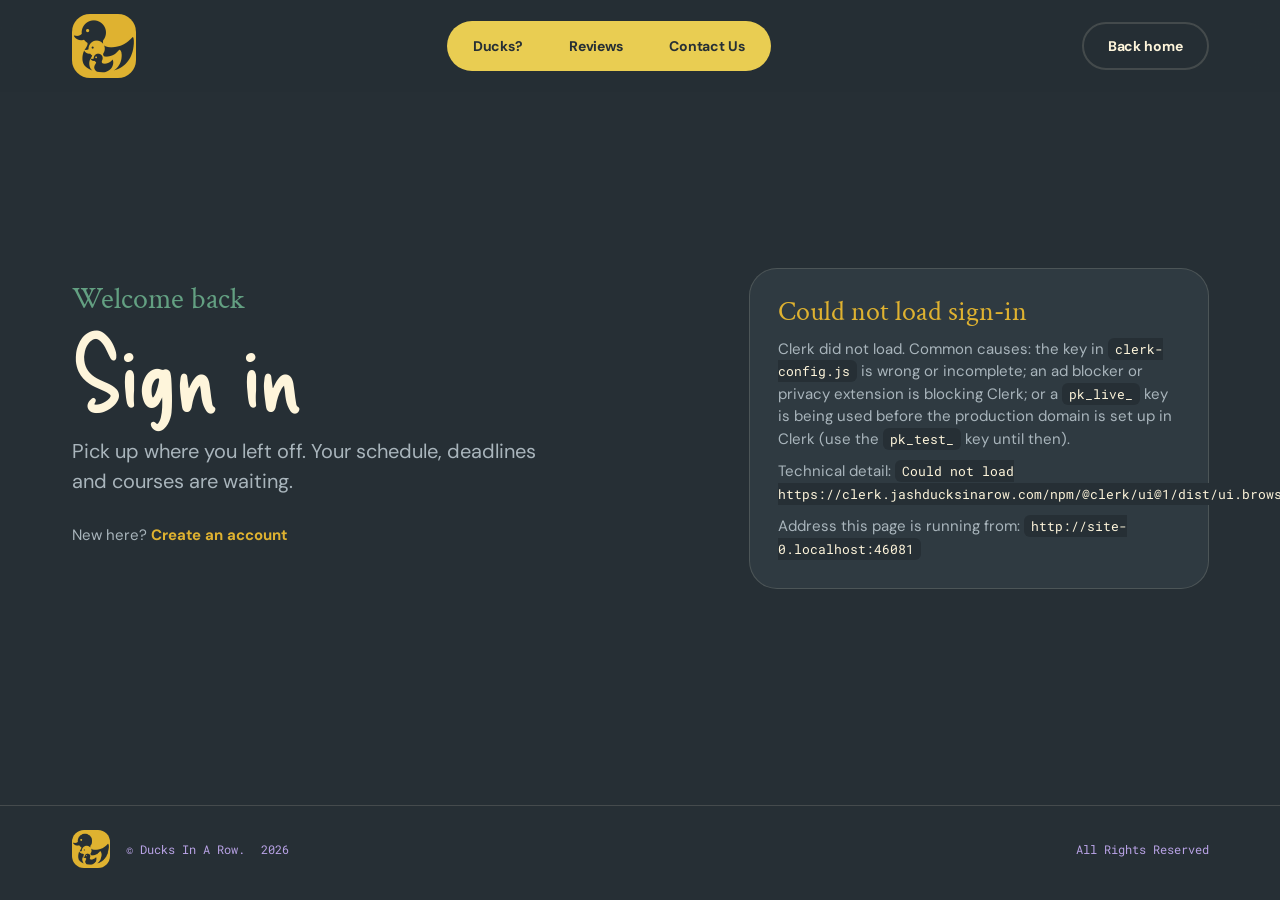
<file: signin.html>
<!doctype html>
<html lang="en">
<head>
<meta charset="utf-8">
<meta name="viewport" content="width=device-width, initial-scale=1">
<link rel="apple-touch-icon" sizes="180x180" href="/apple-touch-icon.png">
<link rel="icon" type="image/png" sizes="32x32" href="/favicon-32x32.png">
<link rel="icon" type="image/png" sizes="16x16" href="/favicon-16x16.png">
<link rel="manifest" href="/site.webmanifest">
<title>Sign in | Ducks In A Row</title>
<link rel="preconnect" href="https://fonts.googleapis.com">
<link rel="preconnect" href="https://fonts.gstatic.com" crossorigin>
<link href="https://fonts.googleapis.com/css2?family=Crimson+Text:wght@400;600&family=DM+Sans:wght@400;500;700&family=Delicious+Handrawn&family=Roboto+Mono&display=swap" rel="stylesheet">
<link rel="stylesheet" href="auth.css">
</head>
<body>
<header class="site-header">
  <div class="wrap nav-row">
    <a class="brand" href="index.html" aria-label="Ducks In A Row, home"><img src="assets/logo.png" alt="Ducks In A Row logo" width="64" height="64"></a>
    <nav class="nav" aria-label="Main">
      <a href="index.html#about">Ducks?</a>
      <a href="index.html#reviews">Reviews</a>
      <a href="index.html#contact">Contact Us</a>
    </nav>
    <div class="header-right"><a class="btn btn-outline" href="index.html">Back home</a></div>
  </div>
</header>

<main class="wrap auth">
  <div class="auth-copy">
    <p class="eyebrow">Welcome back</p>
    <h1>Sign in</h1>
    <p>Pick up where you left off. Your schedule, deadlines and courses are waiting.</p>
    <p class="switch">New here? <a href="signup.html">Create an account</a></p>
  </div>
  <div class="auth-card"><div id="clerk-mount"><span class="loading">Loading…</span></div></div>
</main>

<footer>
  <div class="wrap footer-row">
    <img src="assets/logo.png" alt="" width="38" height="38">
    <p><span>© Ducks In A Row.</span><span>2026</span><span>All Rights Reserved</span></p>
  </div>
</footer>

<script src="clerk-config.js"></script>
<script src="auth.js"></script>
<script>
  var mount = document.getElementById('clerk-mount');
  DucksAuth.load().then(function (Clerk) {
    // Already signed in? Skip straight to the app.
    if (Clerk.isSignedIn) { location.replace(DucksAuth.routes.afterAuth || 'dashboard.html'); return; }
    mount.innerHTML = '';
    Clerk.mountSignIn(mount, {
      appearance: DucksAuth.appearance,
      routing: 'hash',
      signUpUrl: DucksAuth.routes.signUp, fallbackRedirectUrl: DucksAuth.routes.afterAuth
    });
  }).catch(function (err) { DucksAuth.showProblem(mount, err); });
</script>
</body>
</html>
</file>
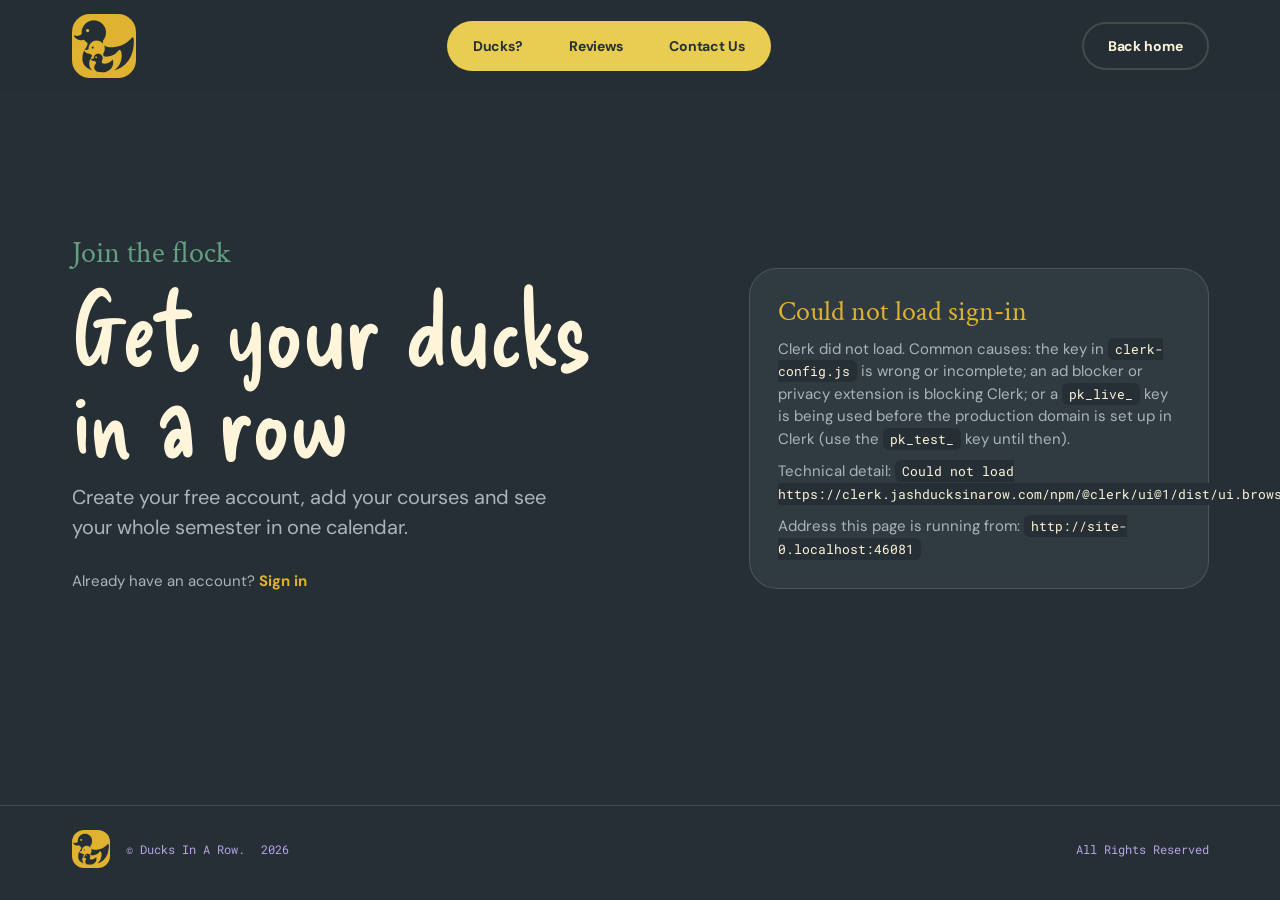
<file: signup.html>
<!doctype html>
<html lang="en">
<head>
<meta charset="utf-8">
<meta name="viewport" content="width=device-width, initial-scale=1">
<link rel="apple-touch-icon" sizes="180x180" href="/apple-touch-icon.png">
<link rel="icon" type="image/png" sizes="32x32" href="/favicon-32x32.png">
<link rel="icon" type="image/png" sizes="16x16" href="/favicon-16x16.png">
<link rel="manifest" href="/site.webmanifest">
<title>Sign up | Ducks In A Row</title>
<link rel="preconnect" href="https://fonts.googleapis.com">
<link rel="preconnect" href="https://fonts.gstatic.com" crossorigin>
<link href="https://fonts.googleapis.com/css2?family=Crimson+Text:wght@400;600&family=DM+Sans:wght@400;500;700&family=Delicious+Handrawn&family=Roboto+Mono&display=swap" rel="stylesheet">
<link rel="stylesheet" href="auth.css">
</head>
<body>
<header class="site-header">
  <div class="wrap nav-row">
    <a class="brand" href="index.html" aria-label="Ducks In A Row, home"><img src="assets/logo.png" alt="Ducks In A Row logo" width="64" height="64"></a>
    <nav class="nav" aria-label="Main">
      <a href="index.html#about">Ducks?</a>
      <a href="index.html#reviews">Reviews</a>
      <a href="index.html#contact">Contact Us</a>
    </nav>
    <div class="header-right"><a class="btn btn-outline" href="index.html">Back home</a></div>
  </div>
</header>

<main class="wrap auth">
  <div class="auth-copy">
    <p class="eyebrow">Join the flock</p>
    <h1>Get your ducks in a row</h1>
    <p>Create your free account, add your courses and see your whole semester in one calendar.</p>
    <p class="switch">Already have an account? <a href="signin.html">Sign in</a></p>
  </div>
  <div class="auth-card"><div id="clerk-mount"><span class="loading">Loading…</span></div></div>
</main>

<footer>
  <div class="wrap footer-row">
    <img src="assets/logo.png" alt="" width="38" height="38">
    <p><span>© Ducks In A Row.</span><span>2026</span><span>All Rights Reserved</span></p>
  </div>
</footer>

<script src="clerk-config.js"></script>
<script src="auth.js"></script>
<script>
  var mount = document.getElementById('clerk-mount');
  DucksAuth.load().then(function (Clerk) {
    // Already signed in? Skip straight to the app.
    if (Clerk.isSignedIn) { location.replace(DucksAuth.routes.afterAuth || 'dashboard.html'); return; }
    mount.innerHTML = '';
    Clerk.mountSignUp(mount, {
      appearance: DucksAuth.appearance,
      routing: 'hash',
      signInUrl: DucksAuth.routes.signIn, fallbackRedirectUrl: DucksAuth.routes.afterSignUp, forceRedirectUrl: DucksAuth.routes.afterSignUp
    });
  }).catch(function (err) { DucksAuth.showProblem(mount, err); });
</script>
</body>
</html>
</file>
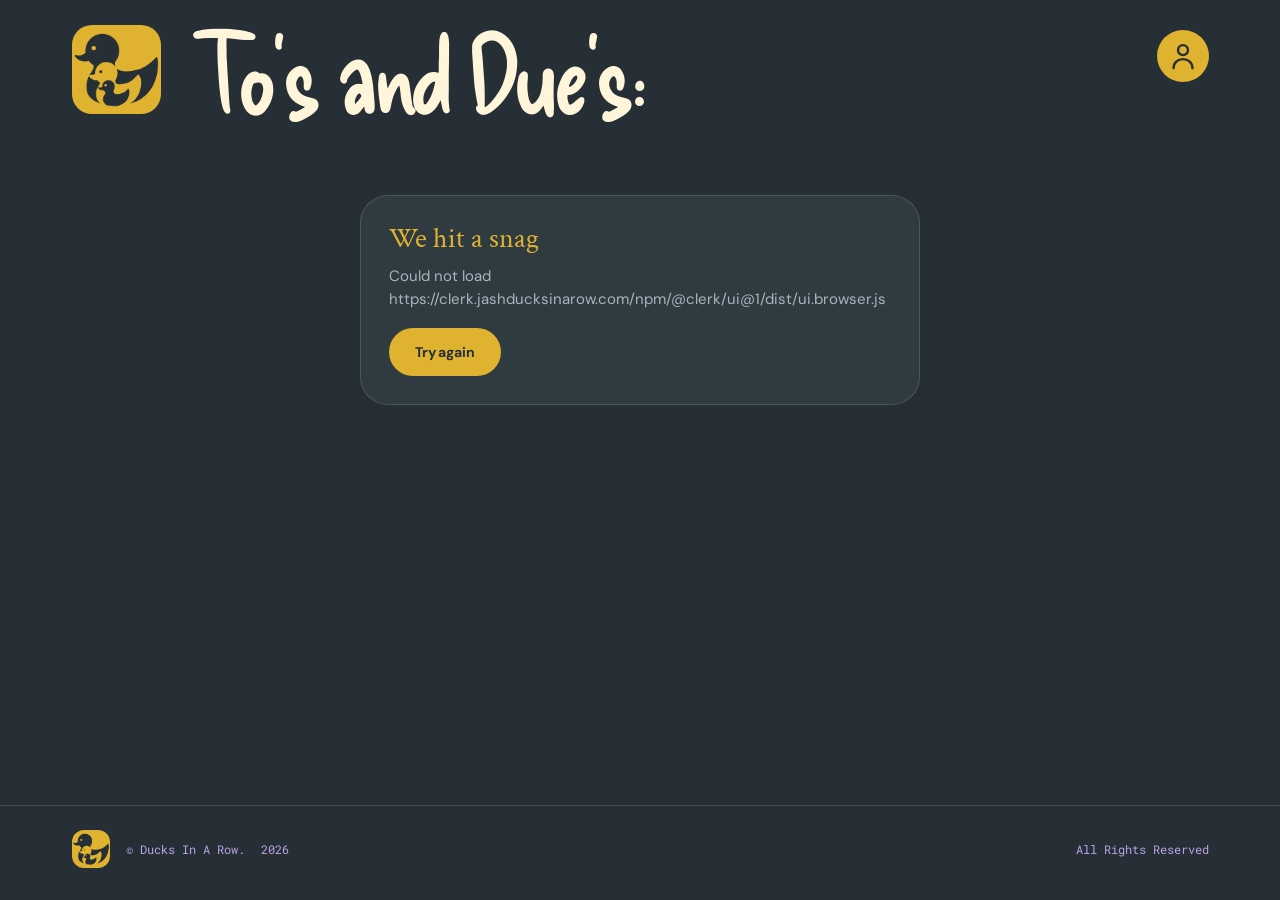
<file: tasks.html>
<!doctype html>
<html lang="en">
<head>
<meta charset="utf-8">
<meta name="viewport" content="width=device-width, initial-scale=1">
<link rel="apple-touch-icon" sizes="180x180" href="/apple-touch-icon.png">
<link rel="icon" type="image/png" sizes="32x32" href="/favicon-32x32.png">
<link rel="icon" type="image/png" sizes="16x16" href="/favicon-16x16.png">
<link rel="manifest" href="/site.webmanifest">
<title>Task Manager | Ducks In A Row</title>
<link rel="preconnect" href="https://fonts.googleapis.com">
<link rel="preconnect" href="https://fonts.gstatic.com" crossorigin>
<link href="https://fonts.googleapis.com/css2?family=Actor&family=Crimson+Text:wght@400;600&family=DM+Sans:wght@400;500;700&family=Delicious+Handrawn&family=Roboto+Mono&display=swap" rel="stylesheet">
<link rel="stylesheet" href="auth.css">
<link rel="stylesheet" href="app.css">
<style>
  :root{--task-blue:#4486BF;--overdue:#CE9F64}
  .dash-head .page-title{font-size:clamp(40px,8.4vw,115px);line-height:.8;letter-spacing:-.05em;padding-top:.05em}

  .rule{height:0;margin:clamp(10px,1.6vw,18px) 0 0;border:0;border-top:2px solid rgba(233,205,82,.55)}
  .tm{margin-top:clamp(18px,3vw,36px);display:grid;gap:clamp(24px,4vw,40px)}
  .tm-head{display:flex;align-items:center;justify-content:space-between;gap:16px}
  .tm h2.tm-title{margin:0;font:400 clamp(48px,7.4vw,96px)/.8 "Delicious Handrawn","Crimson Text",cursive;letter-spacing:-.05em}
  .tm-open .tm-title{color:var(--task-blue)}
  .tm-done .tm-title{color:var(--cream)}
  .tm-done .tm-title .gold{color:var(--gold)}
  .add-task{display:inline-flex;align-items:center;gap:10px;min-height:48px;padding:0 22px 0 14px;border:2px solid var(--task-blue);border-radius:999px;background:transparent;color:var(--cream);cursor:pointer;
    font:700 15px/1 "DM Sans",Arial,sans-serif;transition:background-color .2s ease,color .2s ease,transform .15s ease,border-color .2s ease}
  .add-task .plus{display:grid;place-items:center;width:28px;height:28px;border-radius:50%;background:var(--task-blue);color:var(--bg);font:700 22px/1 "DM Sans",Arial,sans-serif;padding-bottom:2px;transition:transform .2s ease}
  .add-task:hover{background:var(--task-blue);color:var(--bg);transform:translateY(-2px)}
  .add-task:hover .plus{background:var(--bg);color:var(--task-blue);transform:rotate(90deg)}
  .add-task:active{transform:scale(.97)}
  .add-task:focus-visible{outline:3px solid var(--cream);outline-offset:3px}

  .tasks{list-style:none;margin:0;padding:0;display:grid;gap:6px}
  .tasks li{position:relative;display:grid;grid-template-columns:auto minmax(0,1fr) auto;align-items:start;gap:4px clamp(14px,2.2vw,26px);padding:8px 8px 8px 2px;border-radius:16px;
    font:400 clamp(21px,2.9vw,36px)/1.15 "Actor",Arial,sans-serif;letter-spacing:-.04em;color:var(--cream);transition:background-color .15s ease,opacity .25s ease}
  .tasks li:hover,.tasks li:focus-within{background:rgba(254,245,219,.07)}
  .tasks .box{flex:none;display:grid;place-items:center;width:clamp(30px,3.3vw,42px);height:clamp(30px,3.3vw,42px);margin-top:.02em;border:3px solid var(--cream);border-radius:8px;background:transparent;color:var(--bg);cursor:pointer;padding:0;
    transition:background-color .15s ease,transform .15s ease,border-color .15s ease}
  .tasks .box svg{width:70%;height:70%;opacity:0;transition:opacity .15s ease}
  .tasks .box:hover{border-color:var(--gold-light);transform:scale(1.08)}
  .tasks .box:hover svg{opacity:.5;color:var(--gold-light)}
  .tasks .box:focus-visible{outline:3px solid var(--cream);outline-offset:3px}
  .tasks .txt{min-width:0;overflow-wrap:anywhere;padding-top:.1em}
  .tasks .sep{opacity:.55}
  .tasks .when.soon{color:var(--gold-light)}
  .tasks .when.overdue{color:var(--overdue);font-weight:700;-webkit-text-stroke:.6px var(--overdue)}
  .tasks li.soon .ttl{color:var(--gold-light)}
  .tasks li.overdue .ttl{color:var(--overdue);font-weight:700;-webkit-text-stroke:.6px var(--overdue)}
  .tasks li.leaving{opacity:.3}
  .row-actions{display:flex;gap:2px;opacity:0;transition:opacity .15s ease}
  .tasks li:hover .row-actions,.tasks li:focus-within .row-actions,.row-actions:focus-within{opacity:1}
  @media (hover:none){.row-actions{opacity:.9}}
  .ibtn{display:grid;place-items:center;width:38px;height:38px;border:0;border-radius:50%;background:transparent;color:var(--cream);cursor:pointer;transition:background-color .15s ease,color .15s ease}
  .ibtn svg{width:20px;height:20px}
  .ibtn:hover{background:rgba(254,245,219,.18);color:var(--gold-hover)}
  .ibtn.danger:hover{background:#FF8A80;color:var(--bg)}
  .ibtn:focus-visible{outline:3px solid var(--cream);outline-offset:1px}
  .empty{margin:0;padding:10px 2px;font:400 clamp(18px,2vw,24px)/1.4 "Actor",Arial,sans-serif;color:var(--muted)}

  .tm-done{position:relative;padding:clamp(18px,3vw,36px) clamp(20px,3vw,36px) clamp(26px,3.4vw,44px);border:4px solid var(--blue);border-radius:clamp(22px,2.6vw,32px);min-height:220px;
    background:linear-gradient(rgba(122,168,209,.5),rgba(122,168,209,.5)),url("assets/image-02388416f66569786767baa78f719781718a6f03.png") center/638px repeat,url("assets/pebbles.svg") center/360px,#38526a}
  .tm-done .tm-title{margin-bottom:clamp(8px,1.5vw,18px)}
  .tm-done .tasks li:hover,.tm-done .tasks li:focus-within{background:rgba(255,255,255,.12)}
  .tm-done .box{background:var(--cream);border-color:var(--cream)}
  .tm-done .box svg{opacity:1}
  .tm-done .box:hover{background:transparent;border-color:var(--cream);color:var(--cream)}
  .tm-done .box:hover svg{opacity:.35;color:var(--cream)}
  .tm-done .ttl{text-decoration:line-through;text-decoration-thickness:.08em}
  .tm-done .empty{color:rgba(255,255,255,.85)}

  .tm-wrap{padding-bottom:20px}
  @media (max-width:640px){
    .tm-head{align-items:flex-end}
    .add-task span.lbl{display:none}
    .add-task{padding:0 10px}
  }
  .tm-title {
  margin-bottom: 18px;
}

.tasks {
  display: flex;
  flex-direction: column;
  gap: 14px;
  margin-top: 24px;
}
</style>
</head>
<body>
<header class="wrap dash-head">
  <a class="brand" href="index.html" aria-label="Ducks In A Row, home"><img src="assets/logo.png" alt="Ducks In A Row logo" width="90" height="90"></a>
  <h1 class="page-title">To’s and Due’s:</h1>

  <div class="account" id="account">
    <button class="acct-btn" id="acct-btn" type="button" aria-haspopup="menu" aria-expanded="false" aria-controls="acct-menu" aria-label="Account menu">
      <svg viewBox="0 0 25 31" fill="none" stroke="currentColor" stroke-width="2.6" stroke-linecap="round" stroke-linejoin="round" aria-hidden="true"><circle cx="12.5" cy="9" r="5.5"/><path d="M2 29c0-6 4.7-10 10.5-10S23 23 23 29"/></svg>
    </button>
    <div class="acct-menu" id="acct-menu" role="menu" aria-label="Account" hidden>
      <a role="menuitem" href="dashboard.html">Dashboard</a>
      <a role="menuitem" href="calendar.html">Calendar</a>
      <a role="menuitem" href="tasks.html" aria-current="page">Task Manager</a>
      <a role="menuitem" href="grades.html">Grade book</a>
      <a role="menuitem" href="account.html">Account</a>
      <div class="sep" role="separator"></div>
      <button role="menuitem" class="item" id="signout" type="button">Sign out</button>
    </div>
  </div>
</header>

<main class="wrap tm-wrap">
  <div class="gate" id="gate">Loading your tasks…</div>

  <div id="content" hidden>
    <p class="toast" id="toast" role="alert" hidden></p>

    <hr class="rule">

    <div class="tm">
      <section class="tm-open" aria-labelledby="h-open">
        <div class="tm-head">
          <h2 class="tm-title" id="h-open">Tasks: </h2>
          <button class="add-task" type="button" id="add-task"><span class="plus" aria-hidden="true">+</span><span class="lbl">Add task</span></button>
        </div>
        <ul class="tasks" id="list-open"></ul>
      </section>

      <section class="tm-done" aria-labelledby="h-done">
        <h2 class="tm-title" id="h-done">Off the <span class="gold">duck’s back:</span> </h2>
        <ul class="tasks" id="list-done"></ul>
      </section>
    </div>
  </div>
</main>

<footer>
  <div class="wrap footer-row">
    <img src="assets/logo.png" alt="" width="38" height="38">
    <p><span>© Ducks In A Row.</span><span>2026</span><span>All Rights Reserved</span></p>
  </div>
</footer>

<!-- Add dialog (filled in by the script for tasks, classes and events) -->
<dialog id="dlg" aria-labelledby="dlg-title">
  <form id="dlg-form" novalidate>
    <h2 id="dlg-title">Add a task</h2>
    <div class="fields" id="dlg-fields"></div>
    <p class="form-err" id="dlg-err" role="alert"></p>
    <div class="dlg-actions">
      <button type="button" class="btn btn-outline" id="dlg-cancel">Cancel</button>
      <button type="submit" class="btn" id="dlg-save">Add</button>
    </div>
  </form>
</dialog>

<script src="clerk-config.js"></script>
<script src="auth.js"></script>
<script src="db.js"></script>
<script src="app.js"></script>
<script>
(function () {
  var routes = DucksAuth.routes, A = DucksApp, esc = A.esc;
  var $ = function (id) { return document.getElementById(id); };
  var Clerk, db, state = { profile: null, open: [], done: [] }, editing = null;

  var CHECK = '<svg viewBox="0 0 24 24" fill="none" stroke="currentColor" stroke-width="3.2" stroke-linecap="round" stroke-linejoin="round" aria-hidden="true"><path d="M4.5 12.5l5 5L19.5 7"/></svg>';
  var PENCIL = '<svg viewBox="0 0 24 24" fill="none" stroke="currentColor" stroke-width="2.2" stroke-linecap="round" stroke-linejoin="round" aria-hidden="true"><path d="M4 20h4L19 9l-4-4L4 16z"/><path d="M13.5 6.5l4 4"/></svg>';
  var TRASH = '<svg viewBox="0 0 24 24" fill="none" stroke="currentColor" stroke-width="2.2" stroke-linecap="round" stroke-linejoin="round" aria-hidden="true"><path d="M4 7h16M9 7V4h6v3M6.5 7l1 13h9l1-13M10 11v6M14 11v6"/></svg>';

  function now() { return A.nowInfo(state.profile && state.profile.timezone); }

  /* ---------- drawing the two lists ---------- */
  function row(t, isDone, info) {
    var d = isDone ? { state: 'none', text: '' } : A.describeTask(t, info);
    var when = d.text ? '<span class="sep"> - </span><span class="when ' + d.state + '">' + esc(d.text) + '</span>' :
      (isDone && t.due_date ? '<span class="sep"> - </span><span class="when">' + esc(A.dateLabel(t.due_date) + (t.due_time ? ', ' + A.fmtTime(t.due_time) : '')) + '</span>' : '');
    return '<li class="' + (isDone ? 'is-done' : d.state) + '" data-id="' + esc(t.id) + '">' +
      '<button type="button" class="box" data-toggle="' + esc(t.id) + '" aria-label="' + (isDone ? 'Mark not done: ' : 'Mark done: ') + esc(t.title) + '" title="' + (isDone ? 'Put it back on the list' : 'Mark done') + '">' + CHECK + '</button>' +
      '<span class="txt"><span class="ttl">' + esc(t.title) + '</span>' + when + '</span>' +
      '<span class="row-actions">' +
        (isDone ? '' : '<button type="button" class="ibtn" data-edit="' + esc(t.id) + '" aria-label="Edit: ' + esc(t.title) + '" title="Edit">' + PENCIL + '</button>') +
        '<button type="button" class="ibtn danger" data-del="' + esc(t.id) + '" aria-label="Delete: ' + esc(t.title) + '" title="Delete">' + TRASH + '</button>' +
      '</span></li>';
  }
  function render() {
    var info = now();
    $('list-open').innerHTML = state.open.length ? state.open.map(function (t) { return row(t, false, info); }).join('') :
      '<li class="empty-li" style="display:block"><p class="empty">Nothing on your plate. Use “Add task” to add one.</p></li>';
    $('list-done').innerHTML = state.done.length ? state.done.map(function (t) { return row(t, true, info); }).join('') :
      '<li class="empty-li" style="display:block"><p class="empty">Nothing here yet. Tick a task and it lands here.</p></li>';
  }

  /* ---------- tick, un-tick, delete, edit ---------- */
  function find(list, id) { for (var i = 0; i < list.length; i++) if (list[i].id === id) return list[i]; return null; }
  function without(list, id) { return list.filter(function (x) { return x.id !== id; }); }
  function sync() { return DucksDB.tasks(db).then(function (d) { state.profile = d.profile || state.profile; state.open = d.open; state.done = d.done; render(); }); }

  document.addEventListener('click', function (e) {
    var tog = e.target.closest('[data-toggle]'), del = e.target.closest('[data-del]'), ed = e.target.closest('[data-edit]');
    if (tog) {
      var id = tog.getAttribute('data-toggle'), wasOpen = !!find(state.open, id), t = find(wasOpen ? state.open : state.done, id);
      if (!t) return;
      tog.closest('li').classList.add('leaving');
      // Move it straight away so it feels instant; put it back if the server says no.
      var before = { open: state.open, done: state.done };
      if (wasOpen) { state.open = without(state.open, id); state.done = [t].concat(state.done); }
      else { state.done = without(state.done, id); state.open = state.open.concat([t]).sort(A.taskOrder); }
      setTimeout(render, 160);
      DucksDB.setTaskDone(db, id, wasOpen).then(function () { A.changed(); })
        .catch(function (err) { state.open = before.open; state.done = before.done; render(); A.toast(err); });
    } else if (del) {
      var did = del.getAttribute('data-del'), item = find(state.open, did) || find(state.done, did);
      if (!item) return;
      DucksDB.deleteTask(db, did).then(function () { state.open = without(state.open, did); state.done = without(state.done, did); render(); A.changed(); })
        .catch(A.toast);
    } else if (ed) {
      openDialog(find(state.open, ed.getAttribute('data-edit')));
    }
  });

  /* ---------- add / edit dialog ---------- */
  var dlg = $('dlg');
  function openDialog(task) {
    editing = task || null;
    $('dlg-title').textContent = task ? 'Edit task' : 'Add a task';
    $('dlg-save').textContent = task ? 'Save' : 'Add task';
    $('dlg-err').textContent = '';
    $('dlg-fields').innerHTML =
      '<div class="field"><label for="f-title">What needs doing?</label><input type="text" id="f-title" maxlength="160" placeholder="e.g. Essay draft" autocomplete="off"></div>' +
      '<div class="row2"><div class="field"><label for="f-date">Due date <span class="opt">(optional)</span></label><input type="date" id="f-date"></div>' +
      '<div class="field"><label for="f-time">Due time <span class="opt">(optional)</span></label><input type="time" id="f-time"></div></div>';
    if (task) { $('f-title').value = task.title; $('f-date').value = task.due_date || ''; $('f-time').value = task.due_time || ''; }
    if (dlg.showModal) dlg.showModal(); else dlg.setAttribute('open', '');
    $('f-title').focus();
  }
  $('add-task').addEventListener('click', function () { openDialog(null); });
  $('dlg-cancel').addEventListener('click', function () { dlg.close(); });
  dlg.addEventListener('click', function (e) { if (e.target === dlg) dlg.close(); });
  $('dlg-form').addEventListener('submit', function (e) {
    e.preventDefault();
    var errBox = $('dlg-err'), save = $('dlg-save'), title = $('f-title').value.trim();
    errBox.textContent = '';
    if (!title) { errBox.textContent = 'Please enter a name.'; $('f-title').focus(); return; }
    var body = { title: title, due_date: $('f-date').value || null };
    body.due_time = body.due_date ? ($('f-time').value || null) : null;
    save.disabled = true;
    var call = editing ?
      DucksDB.updateTask(db, editing.id, body).then(function (r) { state.open = state.open.map(function (x) { return x.id === r.id ? r : x; }).sort(A.taskOrder); }) :
      DucksDB.createTask(db, body).then(function (r) { state.open = state.open.concat([r]).sort(A.taskOrder); });
    call.then(function () { render(); dlg.close(); A.changed(); })
      .catch(function (ex) { errBox.textContent = DucksDB.friendlyError(ex); })
      .then(function () { save.disabled = false; });
  });

  /* ---------- start up ---------- */
  function showProblem(err) {
    var g = $('gate');
    if (err && err.message === 'NO_KEY') { DucksAuth.showProblem(g, err); return; }
    g.innerHTML = '<div class="notice" role="alert"><h2>We hit a snag</h2><p>' + esc(DucksDB.friendlyError(err)) + '</p><button class="btn" type="button" onclick="location.reload()">Try again</button></div>';
  }
  DucksAuth.load().then(function (C) {
    Clerk = C;
    if (!Clerk.isSignedIn) { location.replace(routes.signIn || 'signin.html'); return; }
    A.initMenu(Clerk, routes);
    return DucksDB.client(Clerk).then(function (c) { db = c; return DucksDB.tasks(db); }).then(function (d) {
      if (!d.profile || !d.profile.onboarded) { location.replace(routes.onboarding || 'onboarding.html'); return; }
      state.profile = d.profile; state.open = d.open; state.done = d.done;
      render();
      $('gate').hidden = true; $('content').hidden = false;
      A.onChanged(sync);                    // another tab or the dashboard changed something: reload from the database
      A.everyMinute(render);                // keeps "Due in 5h 20m" ticking down
    });
  }).catch(showProblem);
})();
</script>
</body>
</html>
</file>
<file: auth.css>
/* Shared styles for sign in, sign up and dashboard pages (matches index.html) */
:root{
  --bg:#262F35; --bg-soft:#2F3A41; --cream:#FEF5DB;
  --gold:#DFB230; --gold-light:#E9CD52; --gold-hover:#FFE27A;
  --green:#63A082; --blue:#7AA8D1; --muted:#A9B5BC; --footer:#B9A3E6;
  --line:rgba(254,245,219,.14); --radius:28px; --max:1137px;
}
*{box-sizing:border-box}
html{scroll-behavior:smooth}
body{margin:0;min-height:100vh;display:flex;flex-direction:column;background:var(--bg);color:var(--cream);
  font-family:"DM Sans",Roboto,Arial,sans-serif;line-height:1.5;-webkit-font-smoothing:antialiased}
img{max-width:100%;display:block}
a{color:inherit;text-decoration:none}
.wrap{width:min(var(--max),100% - 48px);margin-inline:auto}
main{flex:1}

/* buttons */
.btn{display:inline-flex;align-items:center;justify-content:center;gap:8px;min-height:48px;padding:0 24px;border-radius:999px;
  border:2px solid transparent;font:700 14px/1 "DM Sans",Arial,sans-serif;letter-spacing:-.01em;color:var(--bg);background:var(--gold);cursor:pointer;
  transition:background-color .2s ease,color .2s ease,transform .15s ease,box-shadow .2s ease}
.btn:hover{background:var(--cream);box-shadow:0 8px 22px rgba(0,0,0,.35);transform:translateY(-2px)}
.btn:active{transform:translateY(0) scale(.97);box-shadow:none;background:var(--gold-hover)}
.btn-outline{background:transparent;color:var(--cream);border-color:var(--line)}
.btn-outline:hover{background:var(--gold);color:var(--bg);border-color:var(--gold)}
.btn:focus-visible,.nav a:focus-visible,.brand:focus-visible{outline:3px solid var(--cream);outline-offset:3px}

/* header */
.site-header{position:sticky;top:0;z-index:50;background:rgba(38,47,53,.88);backdrop-filter:blur(14px);-webkit-backdrop-filter:blur(14px)}
.nav-row{display:flex;align-items:center;justify-content:space-between;gap:20px;padding:14px 0}
.brand{display:block;width:64px;height:64px;border-radius:18px;overflow:hidden;transition:transform .2s ease}
.brand:hover{transform:rotate(-4deg) scale(1.05)}
.brand img{width:100%;height:100%}
.nav{display:flex;align-items:center;gap:6px;padding:6px;background:var(--gold-light);border-radius:999px}
.nav a{padding:12px 20px;border-radius:999px;font:700 14px/1 "DM Sans",Arial,sans-serif;color:var(--bg);letter-spacing:-.01em;
  transition:background-color .2s ease,color .2s ease,transform .15s ease}
.nav a:hover{background:var(--bg);color:var(--cream)}
.nav a:active{transform:scale(.95)}
.nav a[aria-current="page"]{background:var(--bg);color:var(--cream)}
.header-right{display:flex;align-items:center;gap:12px;min-width:120px;justify-content:flex-end}

/* auth layout */
.auth{display:grid;grid-template-columns:1fr minmax(0,460px);gap:clamp(32px,7vw,96px);align-items:center;padding:clamp(32px,6vw,80px) 0}
.auth-copy h1{margin:0 0 18px;font:400 clamp(56px,8vw,112px)/.9 "Delicious Handrawn","Crimson Text",cursive;color:var(--cream)}
.auth-copy p{margin:0 0 28px;max-width:34ch;font:400 clamp(17px,1.8vw,20px)/1.5 "DM Sans",Arial,sans-serif;color:var(--muted)}
.auth-copy .eyebrow{font:400 clamp(22px,2.4vw,30px)/1.1 "Crimson Text",Georgia,serif;color:var(--green);margin:0 0 10px}
.auth-copy .switch{font-size:15px;color:var(--muted)}
.auth-copy .switch a{color:var(--gold);font-weight:700;border-bottom:2px solid transparent;transition:border-color .2s ease,color .2s ease}
.auth-copy .switch a:hover{color:var(--gold-hover);border-bottom-color:var(--gold-hover)}
.auth-card{display:flex;justify-content:center;min-height:320px}
.auth-card>div{width:100%;display:flex;justify-content:center}
.loading{align-self:center;color:var(--muted);font-size:15px}
.notice{width:100%;padding:28px;border-radius:var(--radius);background:var(--bg-soft);border:1px solid var(--line);text-align:left}
.notice h2{margin:0 0 10px;font:400 28px/1.1 "Crimson Text",Georgia,serif;color:var(--gold)}
.notice p{margin:0;color:var(--muted);font-size:15px}
.notice code{background:var(--bg);padding:2px 7px;border-radius:6px;color:var(--cream);font:13px "Roboto Mono",monospace}

/* footer */
footer{border-top:1px solid var(--line);margin-top:40px}
.footer-row{display:flex;align-items:center;gap:16px;padding:24px 0 32px;flex-wrap:wrap}
.footer-row img{width:38px;height:38px;border-radius:12px}
.footer-row p{margin:0;flex:1;display:flex;gap:16px;flex-wrap:wrap;font:400 12px/1.4 "Roboto Mono",monospace;color:var(--footer)}
.footer-row p span:last-child{margin-left:auto}

@media (max-width:900px){
  .auth{grid-template-columns:1fr;gap:28px}
  .auth-copy{text-align:center}
  .auth-copy p{margin-inline:auto}
}
@media (max-width:720px){
  .wrap{width:calc(100% - 32px)}
  .nav-row{flex-wrap:wrap;justify-content:center}
  .nav{order:2;width:100%;justify-content:space-between;overflow-x:auto}
  .nav a{padding:11px 12px;font-size:13px;white-space:nowrap}
  .header-right{min-width:0}
}
@media (prefers-reduced-motion:reduce){*{transition:none!important;scroll-behavior:auto!important}}
</file>
<file: app.css>
/* Shared by the signed-in pages (dashboard, task manager, ...). Builds on auth.css. */

  :root{--card-line:#92B8C3;--card-blue:rgba(122,168,209,.45)}
  .dash-head{display:flex;align-items:center;gap:clamp(12px,2.5vw,28px);padding:clamp(14px,2vw,24px) 0 0}
  .dash-head .brand{flex:none;width:clamp(56px,7vw,90px);height:clamp(56px,7vw,90px);border-radius:20px}
  .page-title{margin:0;flex:1;font:400 clamp(52px,9vw,120px)/.9 "Delicious Handrawn","Crimson Text",cursive;color:var(--cream);letter-spacing:-.01em}

  /* ---------- account button + dropdown ---------- */
  .account{position:relative;flex:none;align-self:flex-start;margin-top:6px}
  .acct-btn{position:relative;z-index:3;display:grid;place-items:center;width:52px;height:52px;border:0;border-radius:50%;background:var(--gold);color:var(--bg);cursor:pointer;
    transition:background-color .2s ease,transform .15s ease,box-shadow .2s ease}
  .acct-btn:hover{background:var(--cream);transform:scale(1.07);box-shadow:0 6px 18px rgba(0,0,0,.35)}
  .acct-btn:active{transform:scale(.95)}
  .acct-btn:focus-visible{outline:3px solid var(--cream);outline-offset:3px}
  .acct-btn svg{width:24px;height:28px}
  .acct-menu{position:absolute;z-index:2;top:-8px;right:-10px;min-width:230px;padding:70px 26px 18px 26px;border-radius:28px;background:#4A545C;
    box-shadow:0 18px 40px rgba(0,0,0,.45);transform-origin:top right;animation:pop .16s ease-out}
  .acct-menu[hidden]{display:none}
  @keyframes pop{from{opacity:0;transform:scale(.92)}to{opacity:1;transform:none}}
  .acct-menu a,.acct-menu button.item{display:block;width:100%;margin:0 -10px;padding:7px 10px;border:0;border-radius:12px;background:none;text-align:left;cursor:pointer;
    font:400 clamp(20px,2vw,24px)/1.3 "Actor",Arial,sans-serif;color:#fff;letter-spacing:-.01em;
    transition:background-color .15s ease,color .15s ease,padding-left .15s ease}
  .acct-menu a:hover,.acct-menu button.item:hover,.acct-menu a:focus-visible,.acct-menu button.item:focus-visible{background:rgba(255,255,255,.12);color:var(--gold-light);padding-left:16px;outline:none}
  .acct-menu a[aria-current="page"]{color:var(--gold-light)}
  .acct-menu .sep{height:1px;margin:10px 0 6px;background:rgba(255,255,255,.18)}
  .acct-menu button.item{font-size:18px;color:#D5DCE0}

  /* ---------- greeting + quote ---------- */
  .intro{margin-top:clamp(8px,2vw,24px)}
  .greeting{margin:0;padding-bottom:clamp(8px,1.2vw,14px);border-bottom:2px solid rgba(233,205,82,.55);
    font:400 clamp(30px,4.6vw,60px)/1.05 "Crimson Text",Georgia,serif;letter-spacing:-.03em;color:var(--cream)}
  .greeting .name{color:var(--gold)}
  .greeting .g-top,.greeting .g-sub{display:block}
  .greeting .g-sub{margin-top:.12em}
  .toast{margin:14px 0 0;padding:12px 16px;border-radius:14px;background:rgba(255,138,128,.14);border:1px solid #FF8A80;color:#FFD2CE;font-size:15px}
  .toast[hidden]{display:none}
  .gate{padding:80px 0;text-align:center;color:var(--muted)}
  .gate[hidden],#content[hidden]{display:none}
  .gate .notice{text-align:left;max-width:560px;margin:0 auto}
  .gate .btn{margin-top:18px}

  /* ---------- "add" dialog ---------- */
  dialog{width:min(520px,calc(100% - 32px));padding:0;border:1px solid var(--line);border-radius:var(--radius);background:var(--bg-soft);color:var(--cream)}
  dialog::backdrop{background:rgba(15,20,24,.7);backdrop-filter:blur(3px)}
  dialog form{padding:clamp(22px,4vw,34px)}
  dialog h2{margin:0 0 18px;font:400 clamp(30px,4vw,40px)/1 "Delicious Handrawn","Crimson Text",cursive;color:var(--gold-light);letter-spacing:-.02em}
  .fields{display:grid;gap:16px}
  .field{display:flex;flex-direction:column;gap:6px;min-width:0}
  .row2{display:grid;grid-template-columns:1fr 1fr;gap:12px}
  label,.legend{font:700 13px/1.2 "DM Sans",Arial,sans-serif;color:var(--cream)}
  .opt{font-weight:400;color:var(--muted)}
  input[type=text],input[type=date],input[type=time]{width:100%;min-height:48px;padding:0 14px;border-radius:14px;border:2px solid var(--line);background:var(--bg);color:var(--cream);
    font:400 16px "DM Sans",Arial,sans-serif;color-scheme:dark;transition:border-color .2s ease,box-shadow .2s ease}
  input:hover{border-color:rgba(254,245,219,.32)}
  input:focus{outline:none;border-color:var(--gold);box-shadow:0 0 0 3px rgba(223,178,48,.25)}
  input:disabled{opacity:.45}
  .days{display:flex;flex-wrap:wrap;gap:8px}
  .chip{position:relative}
  .chip input{position:absolute;opacity:0;inset:0;cursor:pointer}
  .chip span{display:block;min-width:52px;padding:11px 12px;border-radius:999px;border:2px solid var(--line);background:var(--bg);text-align:center;font:700 13px/1 "DM Sans",Arial,sans-serif;
    transition:background-color .15s ease,border-color .15s ease,color .15s ease,transform .15s ease}
  .chip:hover span{border-color:rgba(254,245,219,.45);transform:translateY(-2px)}
  .chip input:checked+span{background:var(--gold);border-color:var(--gold);color:var(--bg)}
  .chip input:focus-visible+span{outline:3px solid var(--cream);outline-offset:2px}
  .check{display:flex;align-items:center;gap:10px;font:500 15px "DM Sans",Arial,sans-serif;cursor:pointer}
  .check input{width:20px;height:20px;accent-color:var(--gold);cursor:pointer}
  .form-err{min-height:1.3em;margin:14px 0 0;color:#FF8A80;font-size:14px}
  .dlg-actions{display:flex;justify-content:flex-end;gap:12px;margin-top:10px}
  .dlg-actions .btn[disabled]{opacity:.6;pointer-events:none}

  @media (max-width:520px){.row2{grid-template-columns:1fr}}
</file>
